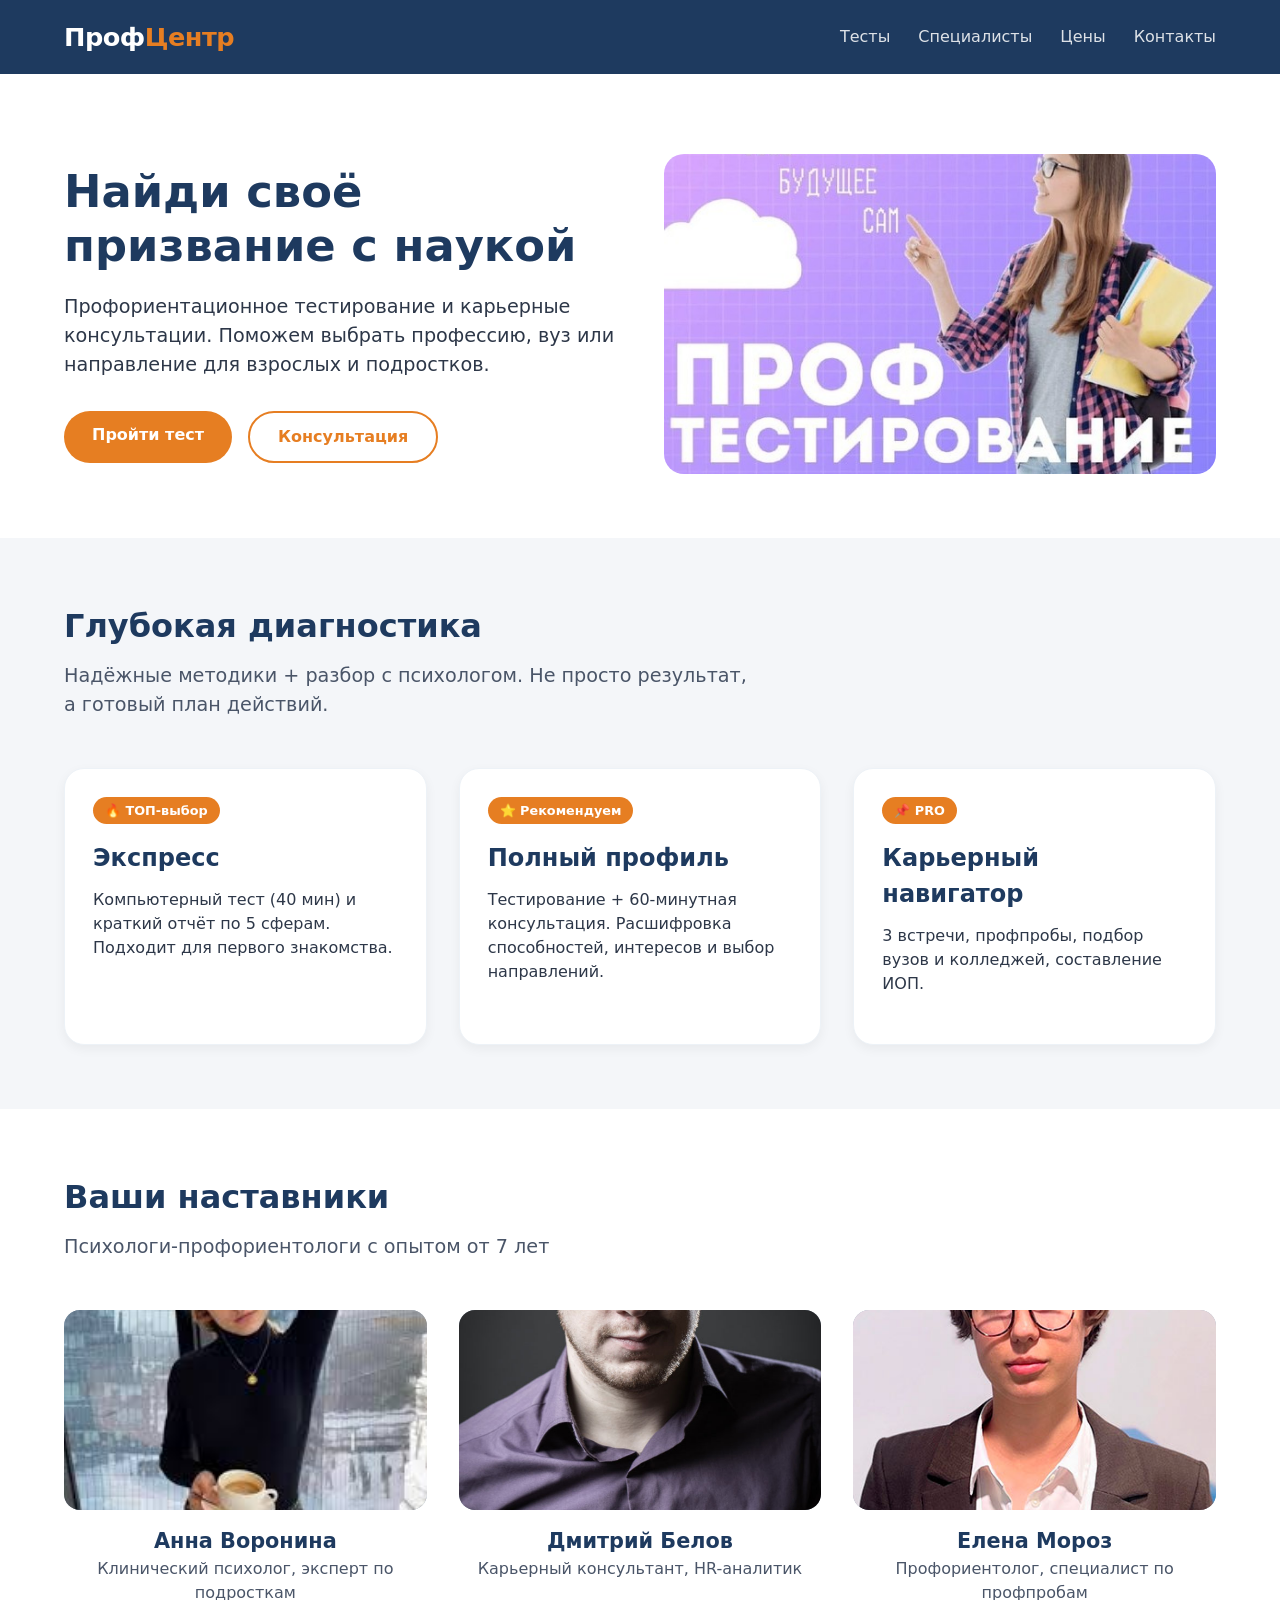
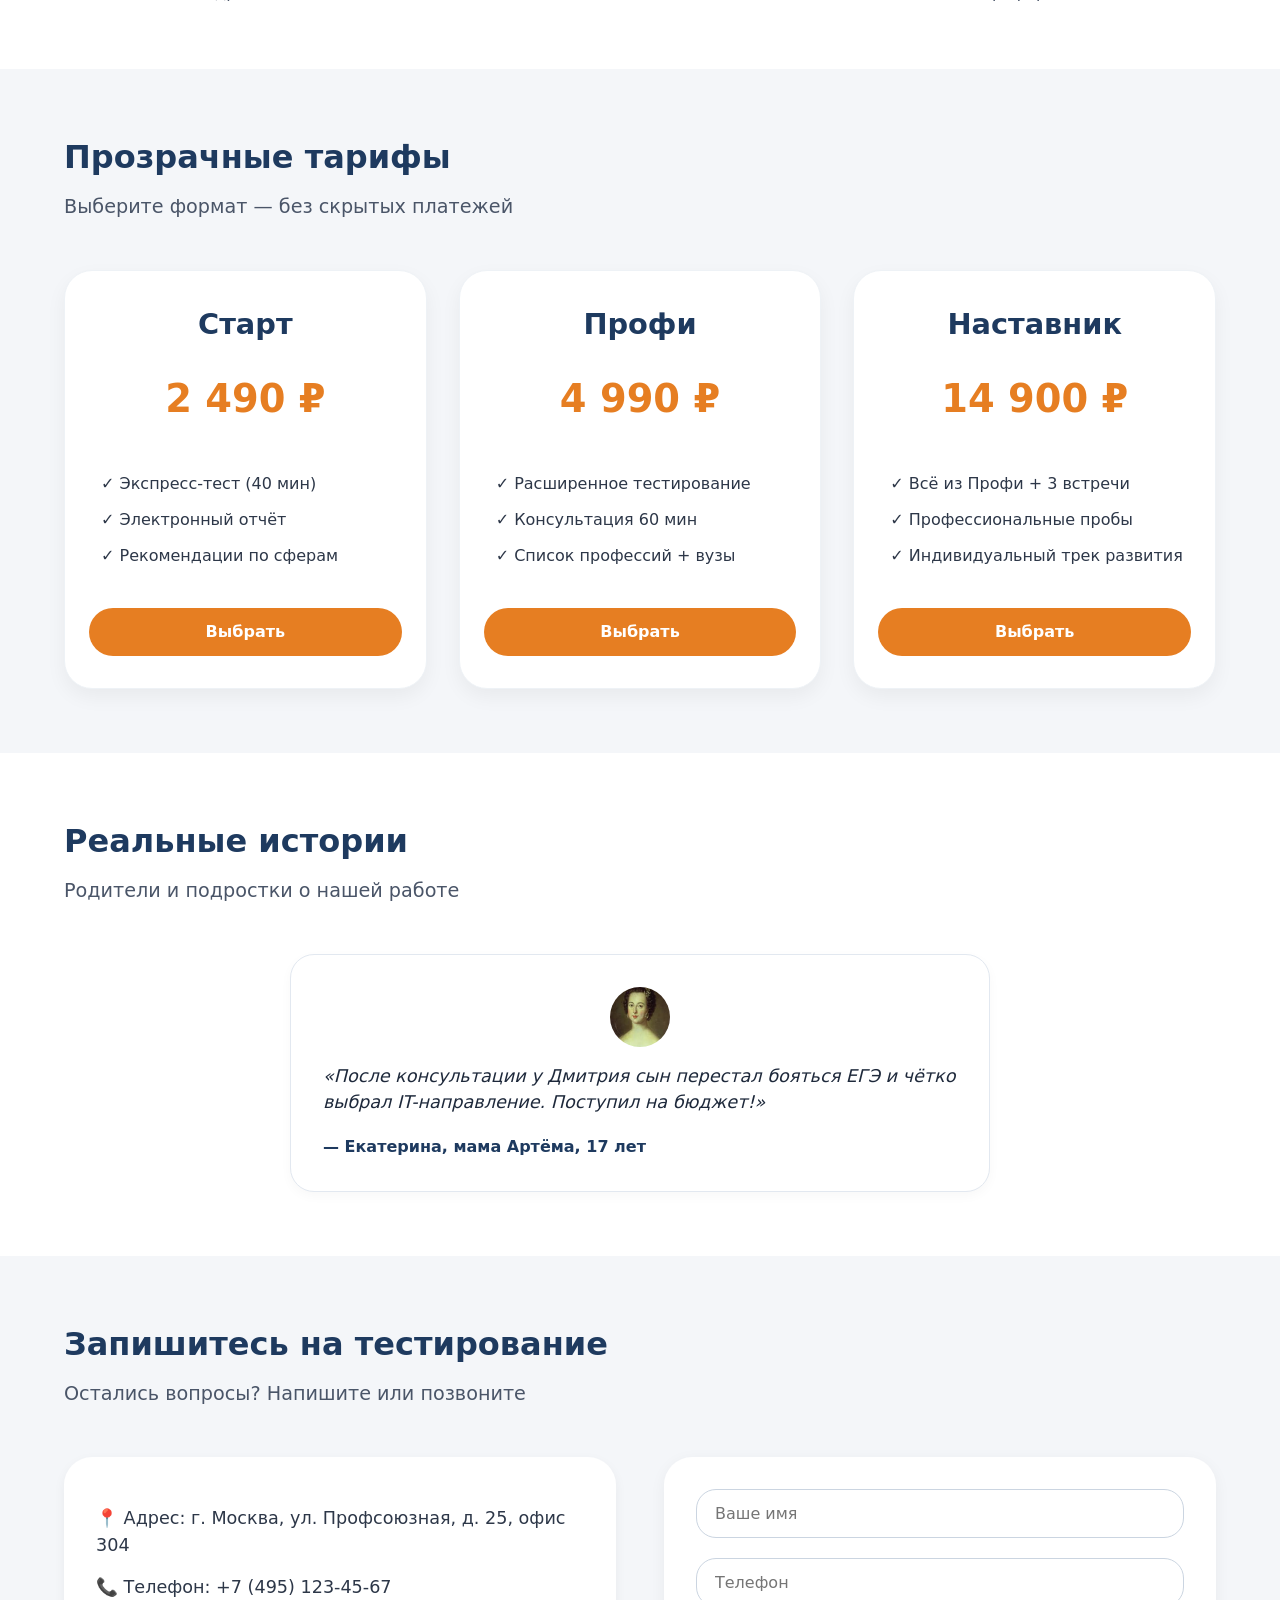
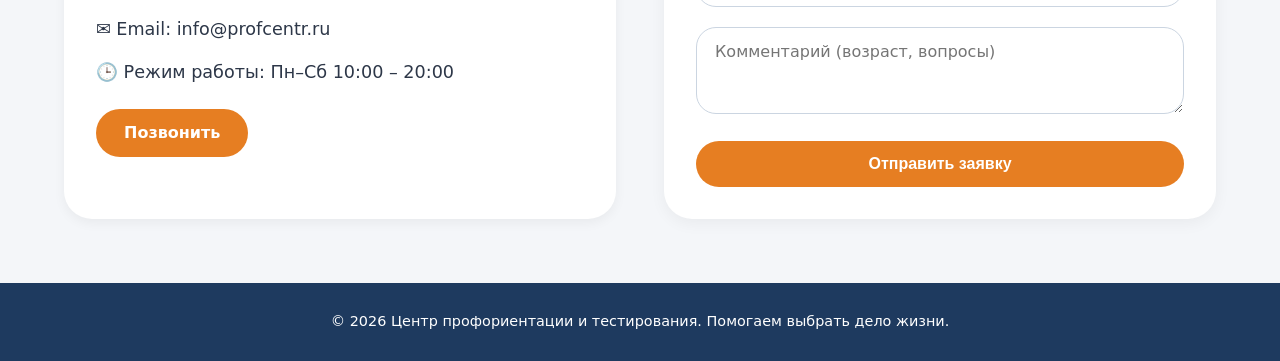
<file: index.html>
<!DOCTYPE html>
<html lang="ru">
<head>
    <meta charset="UTF-8">
    <meta name="viewport" content="width=device-width, initial-scale=1.0, user-scalable=yes">
    <title>Профориентационный центр | Тестирование и консультации</title>
    <link rel="stylesheet" href="css/main.css">
    <link rel="stylesheet" href="css/index.css">
</head>
<body>

<header>
    <div class="container header-inner">
        <div class="logo">Проф<span>Центр</span></div>
        <div class="nav-links">
            <a href="tests.html">Тесты</a>
            <a href="specialists.html">Специалисты</a>
            <a href="prices.html">Цены</a>
            <a href="contacts.html">Контакты</a>
        </div>
    </div>
</header>

<main>
    <!-- Герой -->
    <section class="hero">
        <div class="container hero-grid">
            <div class="hero-content">
                <h1>Найди своё призвание с наукой</h1>
                <p>Профориентационное тестирование и карьерные консультации. Поможем выбрать профессию, вуз или направление для взрослых и подростков.</p>
                <div class="hero-buttons">
                    <a href="#" class="btn">Пройти тест</a>
                    <a href="#" class="btn btn-outline">Консультация</a>
                </div>
            </div>
            <div class="hero-image">
                <img src="img/proftest.jpg" alt="">
            </div>
        </div>
    </section>

    <!-- Блок тестирования -->
    <section class="bg-light">
        <div class="container">
            <h2>Глубокая диагностика</h2>
            <div class="section-subtitle">Надёжные методики + разбор с психологом. Не просто результат, а готовый план действий.</div>
            <div class="cards-grid">
                <div class="test-card">
                    <div class="badge">🔥 ТОП-выбор</div>
                    <h3>Экспресс</h3>
                    <p>Компьютерный тест (40 мин) и краткий отчёт по 5 сферам. Подходит для первого знакомства.</p>
                </div>
                <div class="test-card">
                    <div class="badge">⭐ Рекомендуем</div>
                    <h3>Полный профиль</h3>
                    <p>Тестирование + 60-минутная консультация. Расшифровка способностей, интересов и выбор направлений.</p>
                </div>
                <div class="test-card">
                    <div class="badge">📌 PRO</div>
                    <h3>Карьерный навигатор</h3>
                    <p>3 встречи, профпробы, подбор вузов и колледжей, составление ИОП.</p>
                </div>
            </div>
        </div>
    </section>

    <!-- Специалисты (серые заглушки вместо фото) -->
    <section>
        <div class="container">
            <h2>Ваши наставники</h2>
            <div class="section-subtitle">Психологи-профориентологи с опытом от 7 лет</div>
            <div class="team-grid">
                <div class="team-card">
                    <div class="photo-placeholder"><img src="img/images.jpg" alt=""></div>
                    <h4>Анна Воронина</h4>
                    <p>Клинический психолог, эксперт по подросткам</p>
                </div>
                <div class="team-card">
                    <div class="photo-placeholder"><img src="img/дмитрий белов.jpg" alt=""></div>
                    <h4>Дмитрий Белов</h4>
                    <p>Карьерный консультант, HR-аналитик</p>
                </div>
                <div class="team-card">
                    <div class="photo-placeholder"><img src="img/Елена Мороз.jpg" alt=""></div>
                    <h4>Елена Мороз</h4>
                    <p>Профориентолог, специалист по профпробам</p>
                </div>
            </div>
        </div>
    </section>

    <!-- Цены и пакеты -->
    <section class="bg-light">
        <div class="container">
            <h2>Прозрачные тарифы</h2>
            <div class="section-subtitle">Выберите формат — без скрытых платежей</div>
            <div class="pricing-grid">
                <div class="price-card">
                    <h3>Старт</h3>
                    <div class="price">2 490 ₽</div>
                    <ul>
                        <li>✓ Экспресс-тест (40 мин)</li>
                        <li>✓ Электронный отчёт</li>
                        <li>✓ Рекомендации по сферам</li>
                    </ul>
                    <a href="#" class="btn">Выбрать</a>
                </div>
                <div class="price-card">
                    <h3>Профи</h3>
                    <div class="price">4 990 ₽</div>
                    <ul>
                        <li>✓ Расширенное тестирование</li>
                        <li>✓ Консультация 60 мин</li>
                        <li>✓ Список профессий + вузы</li>
                    </ul>
                    <a href="#" class="btn">Выбрать</a>
                </div>
                <div class="price-card">
                    <h3>Наставник</h3>
                    <div class="price">14 900 ₽</div>
                    <ul>
                        <li>✓ Всё из Профи + 3 встречи</li>
                        <li>✓ Профессиональные пробы</li>
                        <li>✓ Индивидуальный трек развития</li>
                    </ul>
                    <a href="#" class="btn">Выбрать</a>
                </div>
            </div>
        </div>
    </section>

    <!-- Отзыв с серой заглушкой -->
    <section>
        <div class="container">
            <h2>Реальные истории</h2>
            <div class="section-subtitle">Родители и подростки о нашей работе</div>
            <div class="review-card">
                <div class="review-photo"><img src="img/Екатерина.jpg" alt=""></div>
                <div class="review-text">«После консультации у Дмитрия сын перестал бояться ЕГЭ и чётко выбрал IT-направление. Поступил на бюджет!»</div>
                <div class="review-author">— Екатерина, мама Артёма, 17 лет</div>
            </div>
        </div>
    </section>

    <!-- Контакты + форма записи -->
    <section class="bg-light">
        <div class="container">
            <h2>Запишитесь на тестирование</h2>
            <div class="section-subtitle">Остались вопросы? Напишите или позвоните</div>
            <div class="contact-flex">
                <div class="contact-info">
                    <p>📍 Адрес: г. Москва, ул. Профсоюзная, д. 25, офис 304</p>
                    <p>📞 Телефон: +7 (495) 123-45-67</p>
                    <p>✉️ Email: info@profcentr.ru</p>
                    <p>🕒 Режим работы: Пн–Сб 10:00 – 20:00</p>
                    <div style="margin-top: 24px;">
                        <a href="#" class="btn">Позвонить</a>
                    </div>
                </div>
                <div class="contact-form">
                    <form action="#" method="post">
                        <div class="form-group">
                            <input type="text" placeholder="Ваше имя" required>
                        </div>
                        <div class="form-group">
                            <input type="tel" placeholder="Телефон" required>
                        </div>
                        <div class="form-group">
                            <textarea rows="3" placeholder="Комментарий (возраст, вопросы)"></textarea>
                        </div>
                        <button type="submit" class="btn" style="width:100%;">Отправить заявку</button>
                    </form>
                </div>
            </div>
        </div>
    </section>
</main>

<footer>
    <div class="container">
        <p>© 2026 Центр профориентации и тестирования. Помогаем выбрать дело жизни.</p>
    </div>
</footer>

<script>
  (function() {
    const cards = document.querySelectorAll('.team-card');
    if (!cards.length) return;

    const MAX_SHIFT = 40;  // максимальное смещение в пикселях (можно увеличить до 60)
    let ticking = false;

    function updateParallax() {
      const windowHeight = window.innerHeight;
      cards.forEach(card => {
        const img = card.querySelector('.photo-placeholder img');
        if (!img) return;

        const rect = card.getBoundingClientRect();
        // Позиция карточки относительно окна: верх + половина высоты
        const cardCenter = rect.top + rect.height / 2;
        const windowCenter = windowHeight / 1;
        
        // Разница: положительная, когда карточка ниже центра окна
        let diff = cardCenter - windowCenter;
        
        // Нормируем в диапазон [-1, 1], но теперь при скролле вниз diff становится положительным
        let factor = -(diff / (windowHeight / 2))*5;
        factor = Math.min(1, Math.max(-1, factor));
        
        // Движение в ту же сторону, что и скролл: положительный diff -> положительный shift
        const shift = factor * MAX_SHIFT;
        
        img.style.transform = `translateY(${shift}px)`;
      });
      ticking = false;
    }

    function requestTick() {
      if (!ticking) {
        requestAnimationFrame(updateParallax);
        ticking = true;
      }
    }

    window.addEventListener('scroll', requestTick);
    window.addEventListener('resize', requestTick);
    updateParallax(); // запуск при загрузке
  })();
</script>

</body>
</html>
</file>
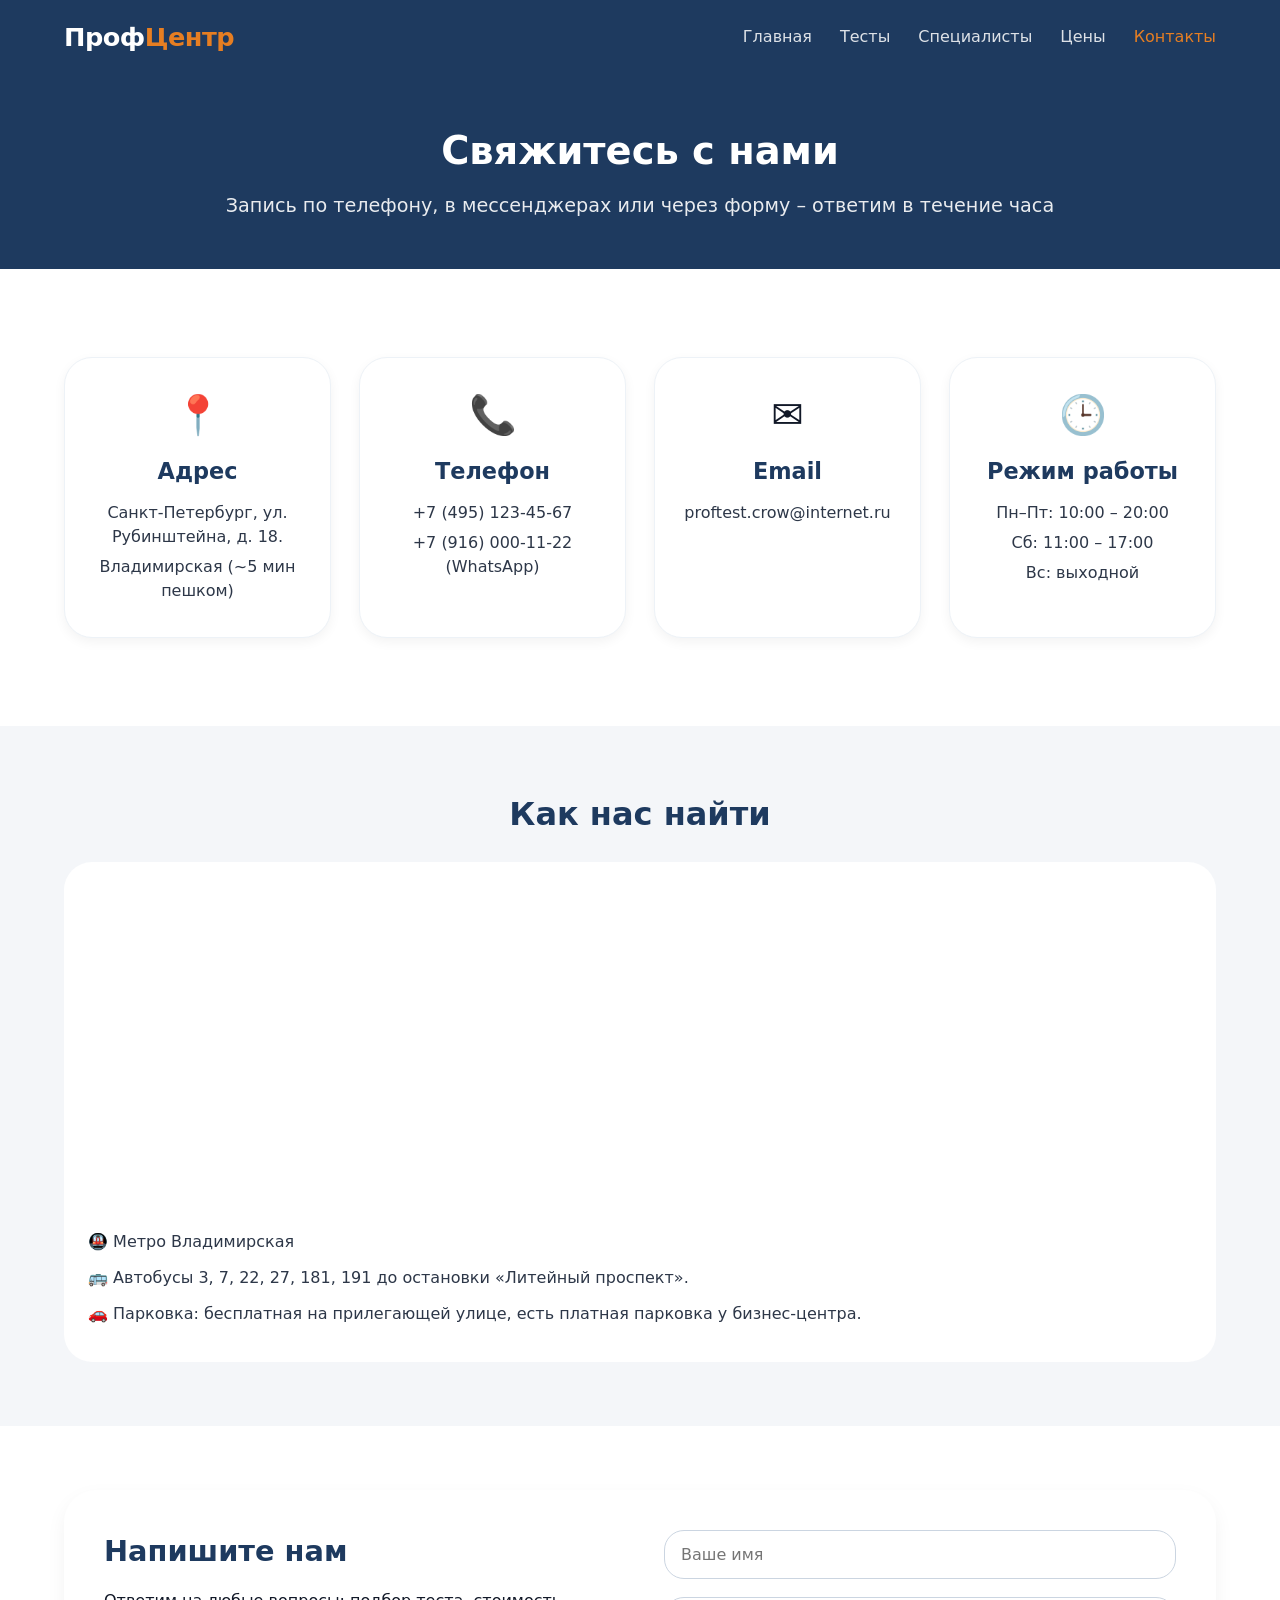
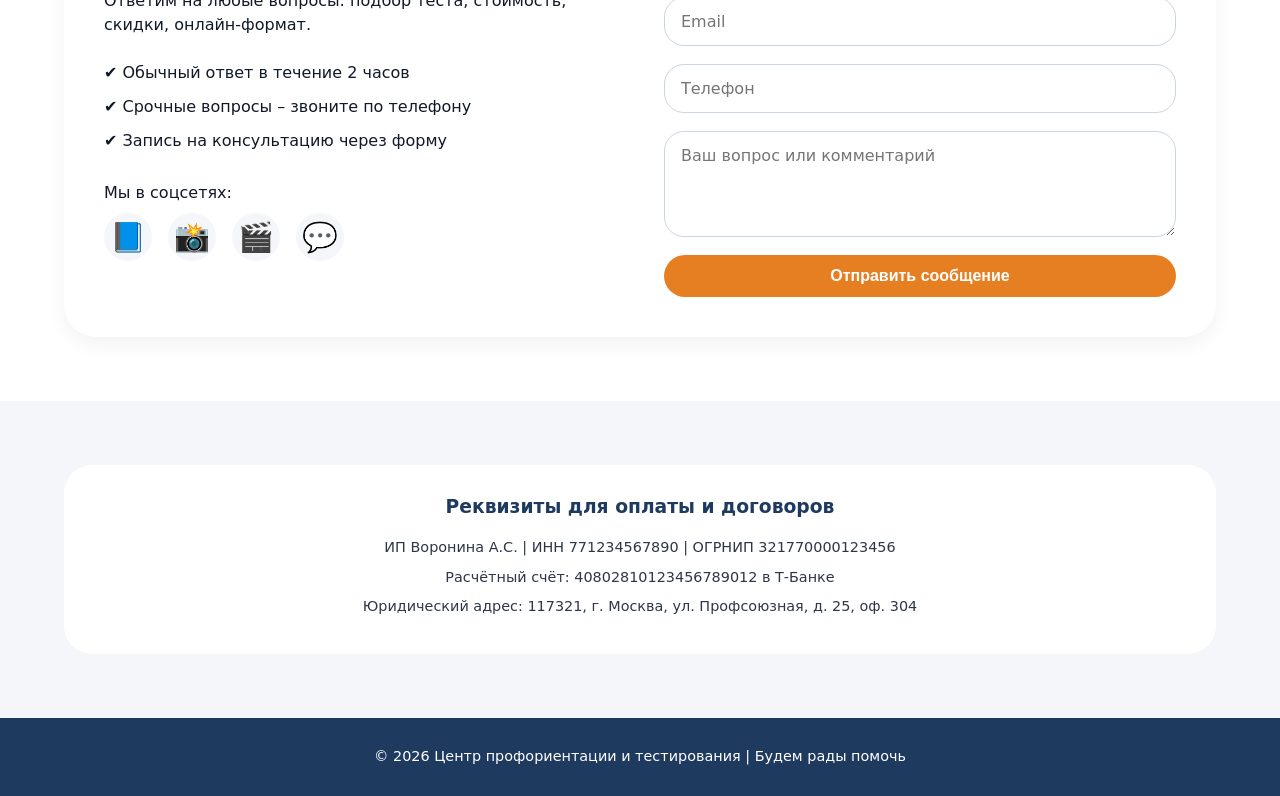
<file: contacts.html>
<!DOCTYPE html>
<html lang="ru">
<head>
    <meta charset="UTF-8">
    <meta name="viewport" content="width=device-width, initial-scale=1.0">
    <title>Контакты – Центр профориентации</title>
    <link rel="stylesheet" href="css/main.css">
    <link rel="stylesheet" href="css/contacts.css">
    <!-- Подключаем API 2ГИС -->
    <script src="https://maps.api.2gis.ru/2.0/loader.js?pkg=full"></script>
    <style>
        /* Небольшой довесок, чтобы карта вписалась в блок .map-gray */
        .map-gray {
            background: none;          /* убираем серую заливку */
            overflow: hidden;
            padding: 0;
            position: relative;
        }
        #map2gis {
            width: 100%;
            height: 100%;
            min-height: 240px;         /* чтобы карта не схлопнулась */
        }
        /* на случай, если высота .map-gray не задана жёстко – страхуем */
        .map-gray {
            height: auto;
        }
        @media (max-width: 760px) {
            #map2gis {
                min-height: 220px;
            }
        }
    </style>
</head>
<body>

<header>
    <div class="container header-inner">
        <div class="logo">Проф<span>Центр</span></div>
        <div class="nav-links">
            <a href="index.html">Главная</a>
            <a href="tests.html">Тесты</a>
            <a href="specialists.html">Специалисты</a>
            <a href="prices.html">Цены</a>
            <a href="contacts.html" class="active">Контакты</a>
        </div>
    </div>
</header>

<main>
    <!-- Заголовок страницы -->
    <section class="page-header">
        <div class="container">
            <h1>Свяжитесь с нами</h1>
            <p>Запись по телефону, в мессенджерах или через форму – ответим в течение часа</p>
        </div>
    </section>

    <!-- Контактные блоки (карточки) -->
    <section>
        <div class="container">
            <div class="contact-cards">
                <div class="contact-card">
                    <div class="contact-icon">📍</div>
                    <h3>Адрес</h3>
                    <p>Санкт-Петербург, ул. Рубинштейна, д. 18.</p>
                    <p>Владимирская (~5 мин пешком)</p>
                </div>
                <div class="contact-card">
                    <div class="contact-icon">📞</div>
                    <h3>Телефон</h3>
                    <p>+7 (495) 123-45-67</p>
                    <p>+7 (916) 000-11-22 (WhatsApp)</p>
                </div>
                <div class="contact-card">
                    <div class="contact-icon">✉️</div>
                    <h3>Email</h3>
                    <p>proftest.crow@internet.ru</p>
                </div>
                <div class="contact-card">
                    <div class="contact-icon">🕒</div>
                    <h3>Режим работы</h3>
                    <p>Пн–Пт: 10:00 – 20:00</p>
                    <p>Сб: 11:00 – 17:00</p>
                    <p>Вс: выходной</p>
                </div>
            </div>
        </div>
    </section>

    <!-- Карта 2ГИС вместо серой заглушки -->
    <section class="bg-light">
        <div class="container">
            <h2 class="text-center">Как нас найти</h2>
            <div class="map-placeholder">
                <!-- iframe от 2ГИС с меткой -->
                <iframe 
                    src="https://yandex.ru/map-widget/v1/?ll=30.343952%2C59.929619&z=17&pt=30.343952,59.929619,pm2rdm"
                    width="100%" 
                    height="300" 
                    style="border: 0; border-radius: 20px;" 
                    allowfullscreen 
                    loading="lazy">
                </iframe>
                <div class="map-desc">
                    <p>🚇 Метро Владимирская</p>
                    <p>🚌 Автобусы 3, 7, 22, 27, 181, 191 до остановки «Литейный проспект».</p>
                    <p>🚗 Парковка: бесплатная на прилегающей улице, есть платная парковка у бизнес-центра.</p>
                </div>
            </div>
        </div>
    </section>

    <!-- Форма обратной связи + быстрая запись -->
    <section>
        <div class="container">
            <div class="feedback-wrapper">
                <div class="feedback-text">
                    <h2>Напишите нам</h2>
                    <p>Ответим на любые вопросы: подбор теста, стоимость, скидки, онлайн-формат.</p>
                    <ul>
                        <li>✔️ Обычный ответ в течение 2 часов</li>
                        <li>✔️ Срочные вопросы – звоните по телефону</li>
                        <li>✔️ Запись на консультацию через форму</li>
                    </ul>
                    <div class="socials">
                        <p>Мы в соцсетях:</p>
                        <div class="social-icons">
                            <span>📘</span>
                            <span>📸</span>
                            <span>🎬</span>
                            <span>💬</span>
                        </div>
                    </div>
                </div>
                <div class="feedback-form">
                    <form action="#" method="post">
                        <input type="text" placeholder="Ваше имя" required>
                        <input type="email" placeholder="Email" required>
                        <input type="tel" placeholder="Телефон">
                        <textarea rows="4" placeholder="Ваш вопрос или комментарий"></textarea>
                        <button type="submit" class="btn">Отправить сообщение</button>
                    </form>
                </div>
            </div>
        </div>
    </section>

    <!-- Реквизиты организации (опционально) -->
    <section class="bg-light">
        <div class="container">
            <div class="requisites">
                <h3>Реквизиты для оплаты и договоров</h3>
                <p>ИП Воронина А.С. | ИНН 771234567890 | ОГРНИП 321770000123456</p>
                <p>Расчётный счёт: 40802810123456789012 в Т-Банке</p>
                <p>Юридический адрес: 117321, г. Москва, ул. Профсоюзная, д. 25, оф. 304</p>
            </div>
        </div>
    </section>
</main>

<footer>
    <div class="container">
        <p>© 2026 Центр профориентации и тестирования | Будем рады помочь</p>
    </div>
</footer>

<script>
    // Ждём полной загрузки API 2ГИС и DOM
    DG.then(function () {
        // Координаты центра (ул. Рубинштейна, 18)
        var center = [59.929619, 30.343952];
        // Создаём карту в контейнере .map-gray (по id)
        var map = DG.map('map2gis-container', {
            center: center,
            zoom: 17,
            // Убираем лишние элементы управления, оставляем только зум и масштаб
            controls: ['zoomControl']
        });
        // Добавляем маркер
        DG.marker(center).addTo(map).bindPopup('Центр профориентации<br>ул. Рубинштейна, 18');
    });
</script>
</body>
</html>
</file>
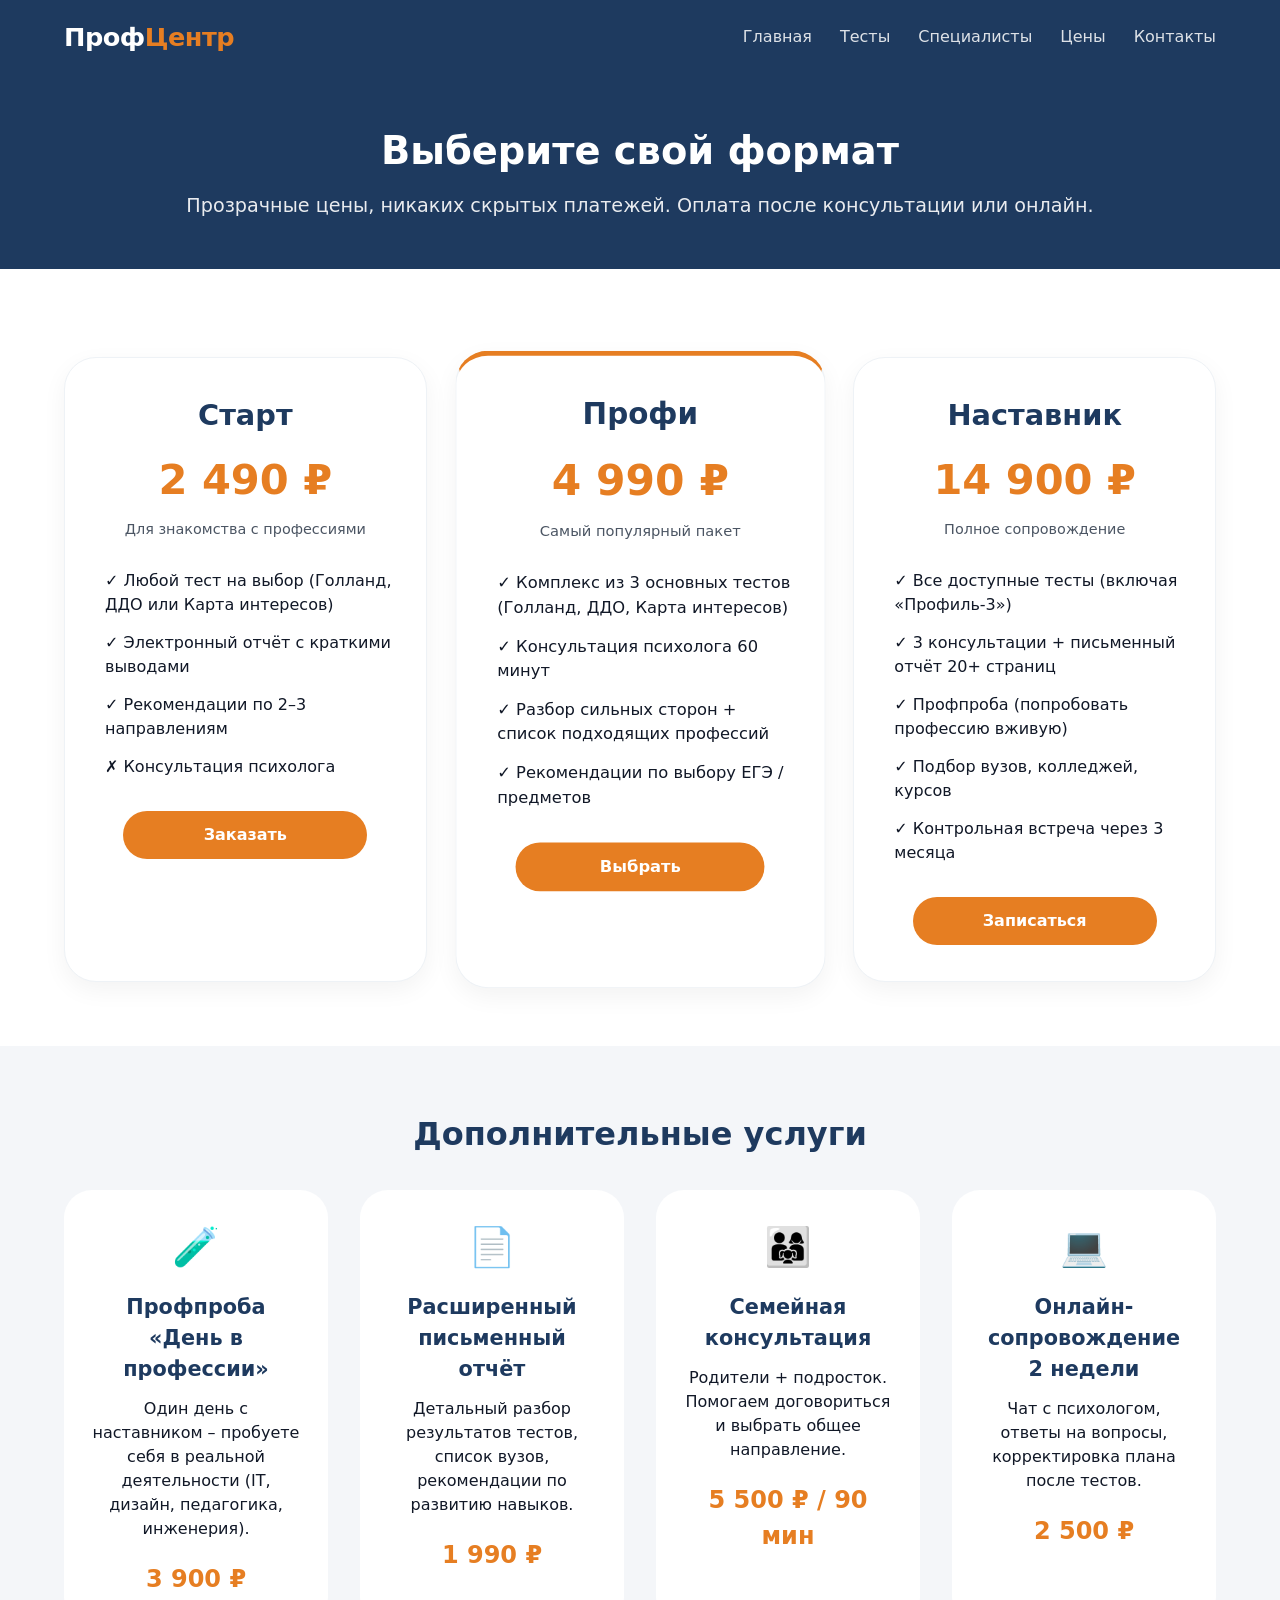
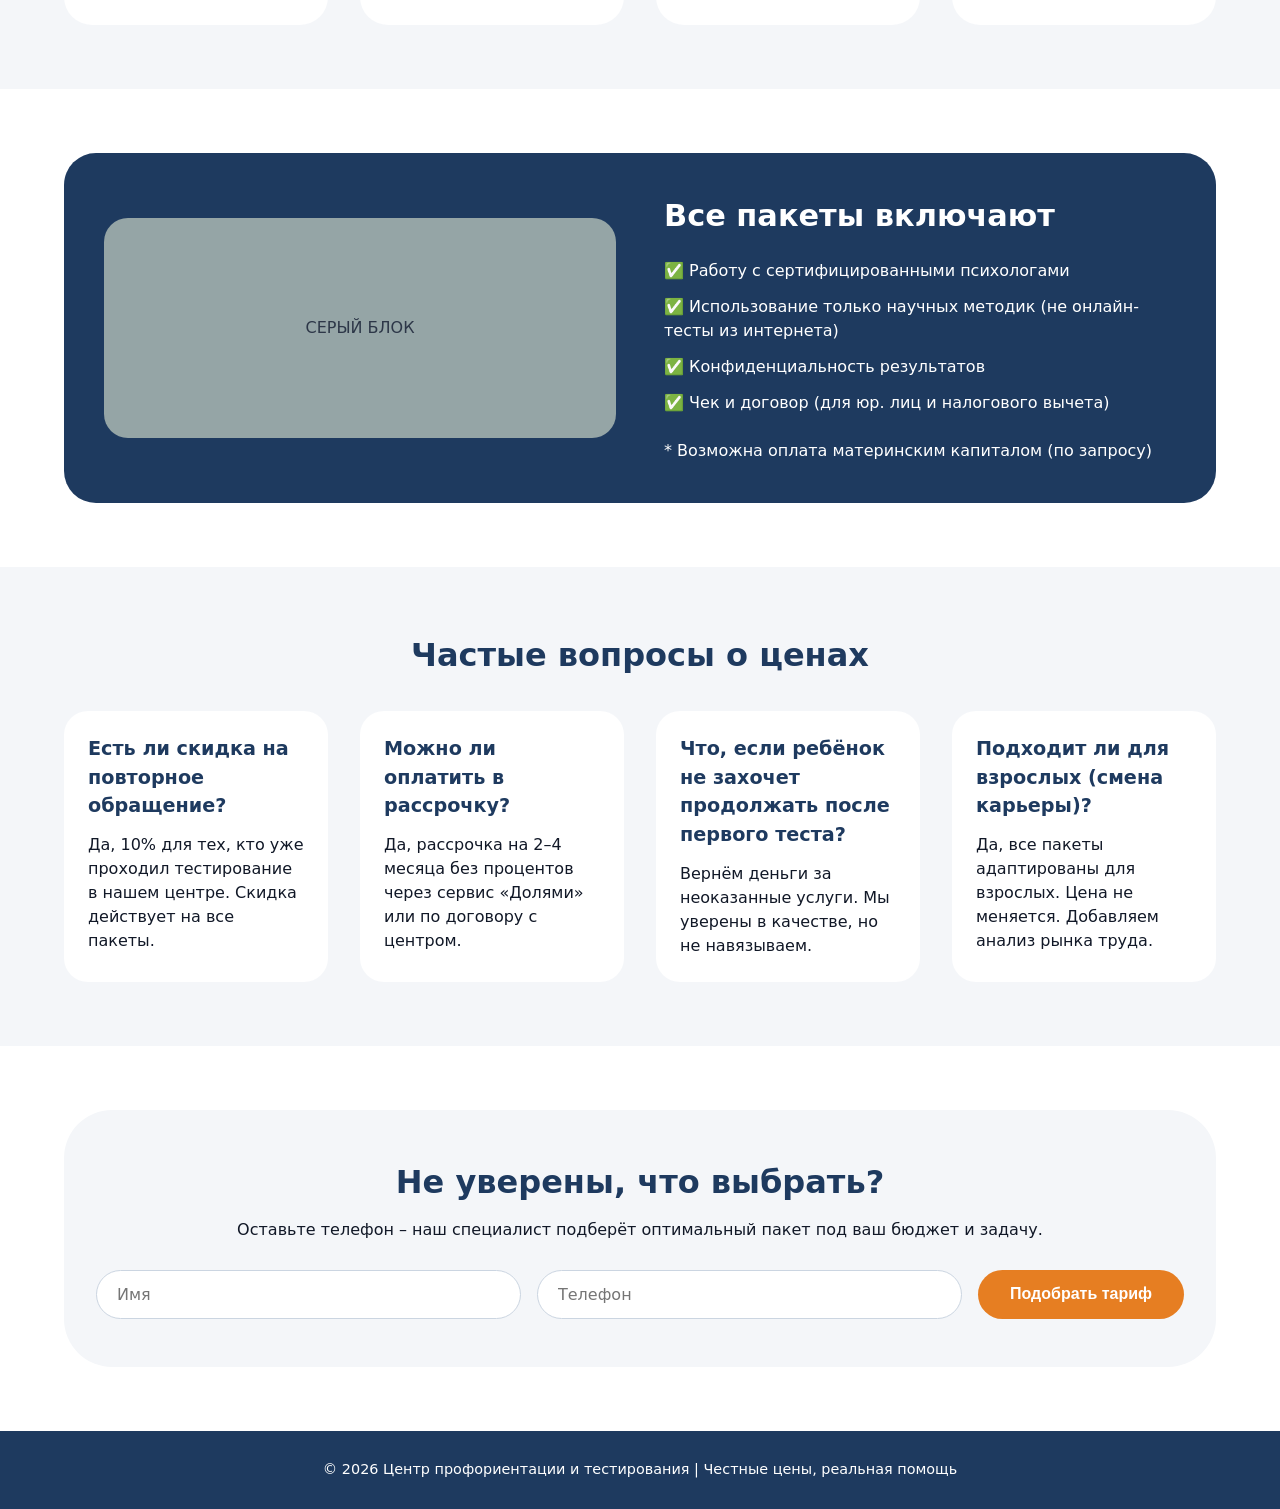
<file: prices.html>
<!DOCTYPE html>
<html lang="ru">
<head>
    <meta charset="UTF-8">
    <meta name="viewport" content="width=device-width, initial-scale=1.0">
    <title>Цены и пакеты – Центр профориентации</title>
    <link rel="stylesheet" href="css/main.css">
    <link rel="stylesheet" href="css/prices.css">
</head>
<body>

<header>
    <div class="container header-inner">
        <div class="logo">Проф<span>Центр</span></div>
        <div class="nav-links">
            <a href="index.html">Главная</a>
            <a href="tests.html">Тесты</a>
            <a href="specialists.html">Специалисты</a>
            <a href="#">Цены</a>
            <a href="contacts.html">Контакты</a>
        </div>
    </div>
</header>

<main>
    <!-- Заголовок страницы -->
    <section class="page-header">
        <div class="container">
            <h1>Выберите свой формат</h1>
            <p>Прозрачные цены, никаких скрытых платежей. Оплата после консультации или онлайн.</p>
        </div>
    </section>

    <!-- Базовые пакеты (3 варианта) -->
    <section>
        <div class="container">
            <div class="pricing-grid-full">
                <div class="price-card-big">
                    <div class="price-category">Старт</div>
                    <div class="price-value">2 490 ₽</div>
                    <div class="price-desc">Для знакомства с профессиями</div>
                    <ul>
                        <li>✓ Любой тест на выбор (Голланд, ДДО или Карта интересов)</li>
                        <li>✓ Электронный отчёт с краткими выводами</li>
                        <li>✓ Рекомендации по 2–3 направлениям</li>
                        <li>✗ Консультация психолога</li>
                    </ul>
                    <a href="#" class="btn">Заказать</a>
                </div>

                <div class="price-card-big featured">
                    <div class="price-category">Профи</div>
                    <div class="price-value">4 990 ₽</div>
                    <div class="price-desc">Самый популярный пакет</div>
                    <ul>
                        <li>✓ Комплекс из 3 основных тестов (Голланд, ДДО, Карта интересов)</li>
                        <li>✓ Консультация психолога 60 минут</li>
                        <li>✓ Разбор сильных сторон + список подходящих профессий</li>
                        <li>✓ Рекомендации по выбору ЕГЭ / предметов</li>
                    </ul>
                    <a href="#" class="btn">Выбрать</a>
                </div>

                <div class="price-card-big">
                    <div class="price-category">Наставник</div>
                    <div class="price-value">14 900 ₽</div>
                    <div class="price-desc">Полное сопровождение</div>
                    <ul>
                        <li>✓ Все доступные тесты (включая «Профиль‑3»)</li>
                        <li>✓ 3 консультации + письменный отчёт 20+ страниц</li>
                        <li>✓ Профпроба (попробовать профессию вживую)</li>
                        <li>✓ Подбор вузов, колледжей, курсов</li>
                        <li>✓ Контрольная встреча через 3 месяца</li>
                    </ul>
                    <a href="#" class="btn">Записаться</a>
                </div>
            </div>
        </div>
    </section>

    <!-- Дополнительные услуги (по отдельности) -->
    <section class="bg-light">
        <div class="container">
            <h2 class="text-center">Дополнительные услуги</h2>
            <div class="extras-grid">
                <div class="extra-item">
                    <div class="extra-icon">🧪</div>
                    <h3>Профпроба «День в профессии»</h3>
                    <p>Один день с наставником – пробуете себя в реальной деятельности (IT, дизайн, педагогика, инженерия).</p>
                    <div class="extra-price">3 900 ₽</div>
                </div>
                <div class="extra-item">
                    <div class="extra-icon">📄</div>
                    <h3>Расширенный письменный отчёт</h3>
                    <p>Детальный разбор результатов тестов, список вузов, рекомендации по развитию навыков.</p>
                    <div class="extra-price">1 990 ₽</div>
                </div>
                <div class="extra-item">
                    <div class="extra-icon">👨‍👩‍👧</div>
                    <h3>Семейная консультация</h3>
                    <p>Родители + подросток. Помогаем договориться и выбрать общее направление.</p>
                    <div class="extra-price">5 500 ₽ / 90 мин</div>
                </div>
                <div class="extra-item">
                    <div class="extra-icon">💻</div>
                    <h3>Онлайн-сопровождение 2 недели</h3>
                    <p>Чат с психологом, ответы на вопросы, корректировка плана после тестов.</p>
                    <div class="extra-price">2 500 ₽</div>
                </div>
            </div>
        </div>
    </section>

    <!-- Блок "Что входит в стоимость" (акценты) -->
    <section>
        <div class="container">
            <div class="included-block">
                <div class="included-image">СЕРЫЙ БЛОК</div>
                <div class="included-text">
                    <h2>Все пакеты включают</h2>
                    <ul>
                        <li>✅ Работу с сертифицированными психологами</li>
                        <li>✅ Использование только научных методик (не онлайн-тесты из интернета)</li>
                        <li>✅ Конфиденциальность результатов</li>
                        <li>✅ Чек и договор (для юр. лиц и налогового вычета)</li>
                    </ul>
                    <p style="margin-top: 24px;">* Возможна оплата материнским капиталом (по запросу)</p>
                </div>
            </div>
        </div>
    </section>

    <!-- Часто задаваемые вопросы (цены) -->
    <section class="bg-light">
        <div class="container">
            <h2 class="text-center">Частые вопросы о ценах</h2>
            <div class="faq-grid">
                <div class="faq-item">
                    <h3>Есть ли скидка на повторное обращение?</h3>
                    <p>Да, 10% для тех, кто уже проходил тестирование в нашем центре. Скидка действует на все пакеты.</p>
                </div>
                <div class="faq-item">
                    <h3>Можно ли оплатить в рассрочку?</h3>
                    <p>Да, рассрочка на 2–4 месяца без процентов через сервис «Долями» или по договору с центром.</p>
                </div>
                <div class="faq-item">
                    <h3>Что, если ребёнок не захочет продолжать после первого теста?</h3>
                    <p>Вернём деньги за неоказанные услуги. Мы уверены в качестве, но не навязываем.</p>
                </div>
                <div class="faq-item">
                    <h3>Подходит ли для взрослых (смена карьеры)?</h3>
                    <p>Да, все пакеты адаптированы для взрослых. Цена не меняется. Добавляем анализ рынка труда.</p>
                </div>
            </div>
        </div>
    </section>

    <!-- Форма расчёта стоимости или заявка -->
    <section>
        <div class="container">
            <div class="callback-price">
                <h2>Не уверены, что выбрать?</h2>
                <p>Оставьте телефон – наш специалист подберёт оптимальный пакет под ваш бюджет и задачу.</p>
                <form class="simple-form inline-form">
                    <input type="text" placeholder="Имя">
                    <input type="tel" placeholder="Телефон">
                    <button type="submit" class="btn">Подобрать тариф</button>
                </form>
            </div>
        </div>
    </section>
</main>

<footer>
    <div class="container">
        <p>© 2026 Центр профориентации и тестирования | Честные цены, реальная помощь</p>
    </div>
</footer>

</body>
</html>
</file>
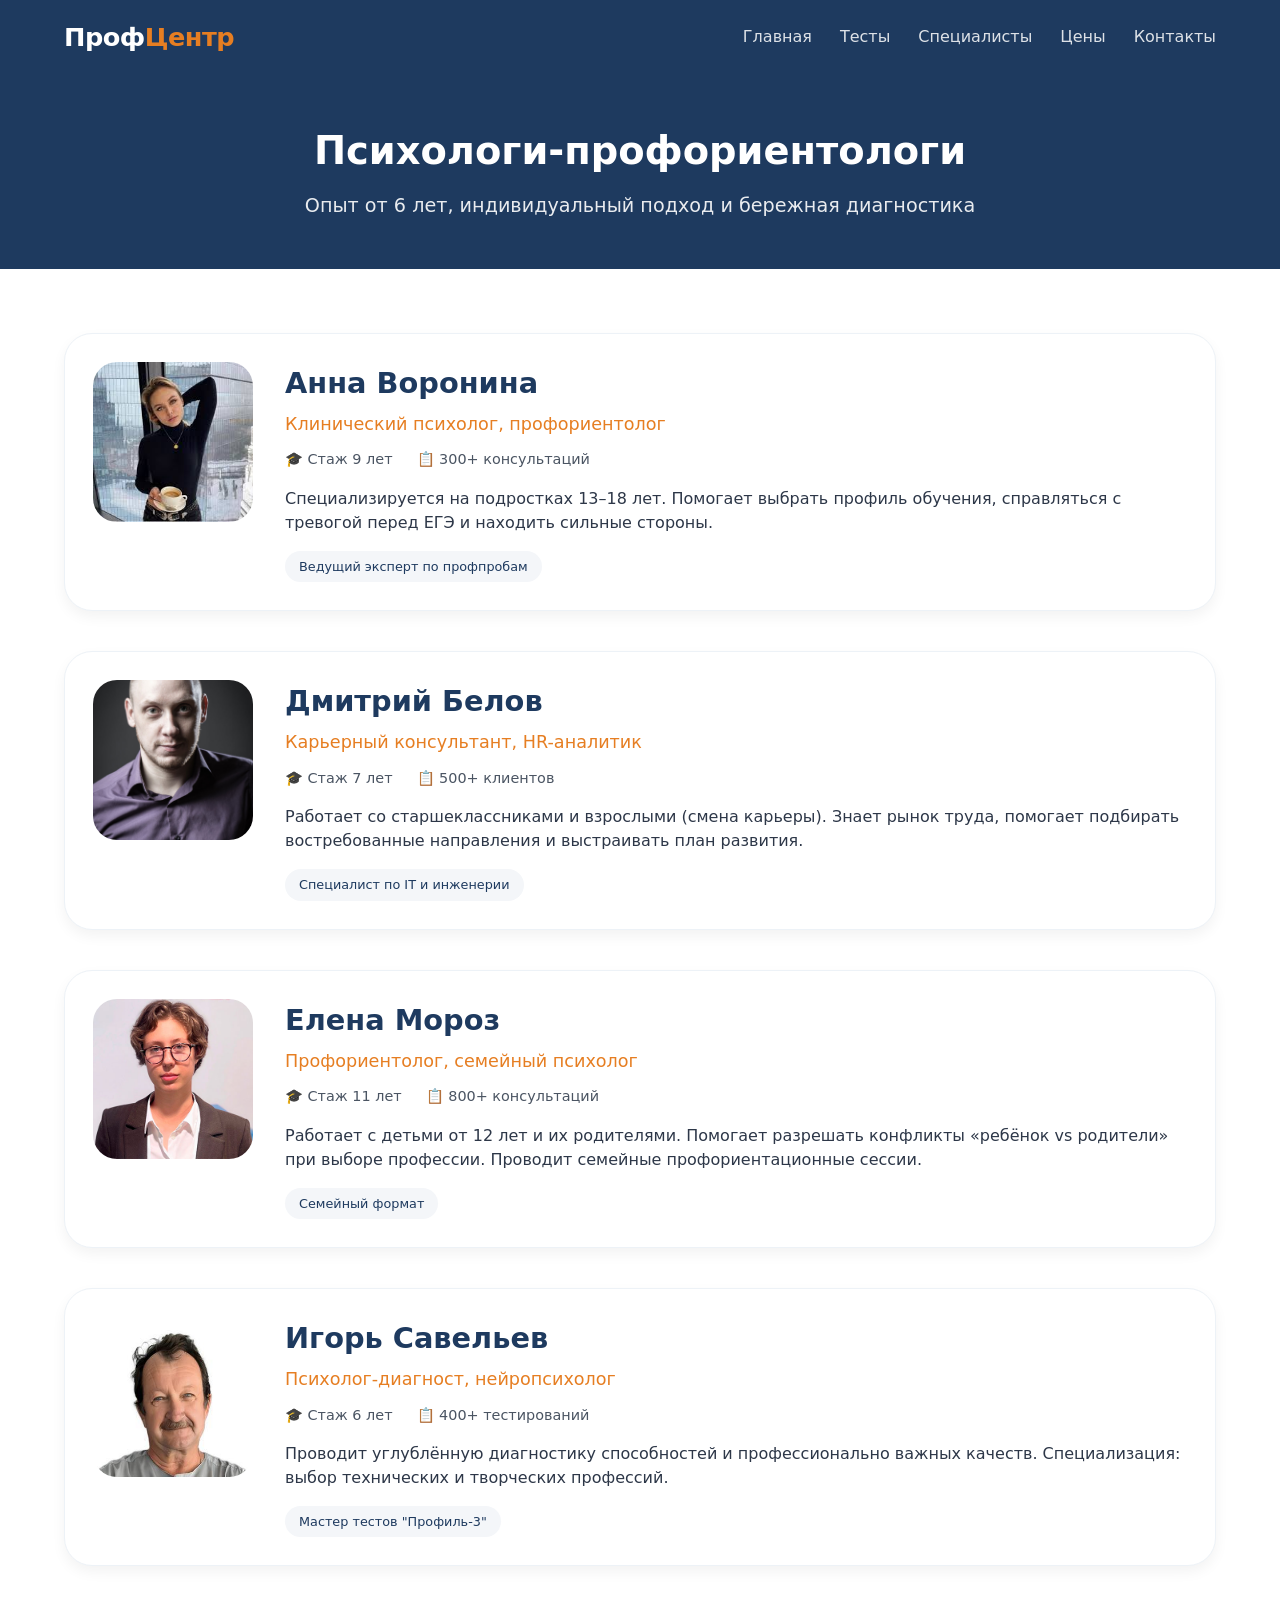
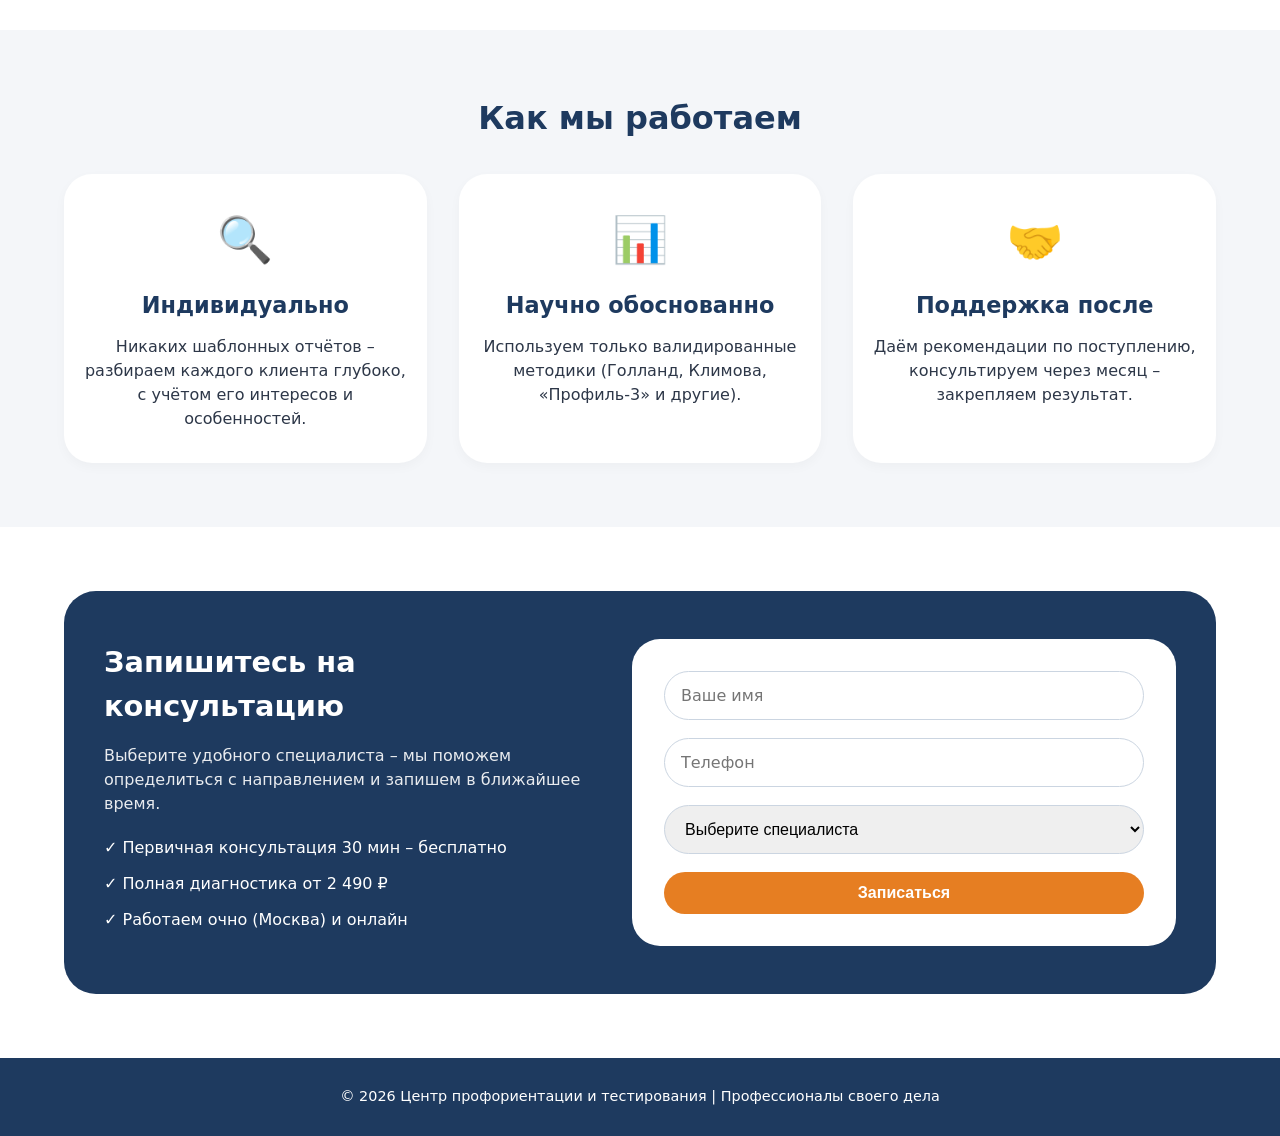
<file: specialists.html>
<!DOCTYPE html>
<html lang="ru">
<head>
    <meta charset="UTF-8">
    <meta name="viewport" content="width=device-width, initial-scale=1.0">
    <title>Наши специалисты – Центр профориентации</title>
    <link rel="stylesheet" href="css/main.css">
    <link rel="stylesheet" href="css/specialists.css">
</head>
<body>

<header>
    <div class="container header-inner">
        <div class="logo">Проф<span>Центр</span></div>
        <div class="nav-links">
            <a href="index.html">Главная</a>
            <a href="tests.html">Тесты</a>
            <a href="#">Специалисты</a>
            <a href="prices.html">Цены</a>
            <a href="contacts.html">Контакты</a>
        </div>
    </div>
</header>

<main>
    <!-- Заголовок страницы -->
    <section class="page-header">
        <div class="container">
            <h1>Психологи-профориентологи</h1>
            <p>Опыт от 6 лет, индивидуальный подход и бережная диагностика</p>
        </div>
    </section>

    <!-- Команда (карточки специалистов) -->
    <section class="team-section">
        <div class="container">
            <div class="team-grid-large">
                <!-- Специалист 1 -->
                <div class="specialist-card">
                    <div class="specialist-photo"><img src="img/images.jpg" alt=""></div>
                    <div class="specialist-info">
                        <h3>Анна Воронина</h3>
                        <p class="specialist-title">Клинический психолог, профориентолог</p>
                        <div class="specialist-details">
                            <span>🎓 Стаж 9 лет</span>
                            <span>📋 300+ консультаций</span>
                        </div>
                        <p class="specialist-desc">Специализируется на подростках 13–18 лет. Помогает выбрать профиль обучения, справляться с тревогой перед ЕГЭ и находить сильные стороны.</p>
                        <div class="specialist-badge">Ведущий эксперт по профпробам</div>
                    </div>
                </div>

                <!-- Специалист 2 -->
                <div class="specialist-card">
                    <div class="specialist-photo"><img src="img/дмитрий белов.jpg" alt=""></div>
                    <div class="specialist-info">
                        <h3>Дмитрий Белов</h3>
                        <p class="specialist-title">Карьерный консультант, HR-аналитик</p>
                        <div class="specialist-details">
                            <span>🎓 Стаж 7 лет</span>
                            <span>📋 500+ клиентов</span>
                        </div>
                        <p class="specialist-desc">Работает со старшеклассниками и взрослыми (смена карьеры). Знает рынок труда, помогает подбирать востребованные направления и выстраивать план развития.</p>
                        <div class="specialist-badge">Специалист по IT и инженерии</div>
                    </div>
                </div>

                <!-- Специалист 3 -->
                <div class="specialist-card">
                    <div class="specialist-photo"><img src="img/Елена Мороз.jpg" alt=""></div>
                    <div class="specialist-info">
                        <h3>Елена Мороз</h3>
                        <p class="specialist-title">Профориентолог, семейный психолог</p>
                        <div class="specialist-details">
                            <span>🎓 Стаж 11 лет</span>
                            <span>📋 800+ консультаций</span>
                        </div>
                        <p class="specialist-desc">Работает с детьми от 12 лет и их родителями. Помогает разрешать конфликты «ребёнок vs родители» при выборе профессии. Проводит семейные профориентационные сессии.</p>
                        <div class="specialist-badge">Семейный формат</div>
                    </div>
                </div>

                <!-- Специалист 4 -->
                <div class="specialist-card">
                    <div class="specialist-photo"><img src="img/Игорь Савельев.jpg" alt=""></div>
                    <div class="specialist-info">
                        <h3>Игорь Савельев</h3>
                        <p class="specialist-title">Психолог-диагност, нейропсихолог</p>
                        <div class="specialist-details">
                            <span>🎓 Стаж 6 лет</span>
                            <span>📋 400+ тестирований</span>
                        </div>
                        <p class="specialist-desc">Проводит углублённую диагностику способностей и профессионально важных качеств. Специализация: выбор технических и творческих профессий.</p>
                        <div class="specialist-badge">Мастер тестов "Профиль-3"</div>
                    </div>
                </div>
            </div>
        </div>
    </section>

    <!-- Принципы работы -->
    <section class="bg-light">
        <div class="container">
            <h2 class="text-center">Как мы работаем</h2>
            <div class="values-list">
                <div class="value-item">
                    <div class="value-icon">🔍</div>
                    <h3>Индивидуально</h3>
                    <p>Никаких шаблонных отчётов – разбираем каждого клиента глубоко, с учётом его интересов и особенностей.</p>
                </div>
                <div class="value-item">
                    <div class="value-icon">📊</div>
                    <h3>Научно обоснованно</h3>
                    <p>Используем только валидированные методики (Голланд, Климова, «Профиль-3» и другие).</p>
                </div>
                <div class="value-item">
                    <div class="value-icon">🤝</div>
                    <h3>Поддержка после</h3>
                    <p>Даём рекомендации по поступлению, консультируем через месяц – закрепляем результат.</p>
                </div>
            </div>
        </div>
    </section>

    <!-- Запись к специалисту -->
    <section>
        <div class="container">
            <div class="appointment-card">
                <div class="appointment-text">
                    <h2>Запишитесь на консультацию</h2>
                    <p>Выберите удобного специалиста – мы поможем определиться с направлением и запишем в ближайшее время.</p>
                    <ul>
                        <li>✓ Первичная консультация 30 мин – бесплатно</li>
                        <li>✓ Полная диагностика от 2 490 ₽</li>
                        <li>✓ Работаем очно (Москва) и онлайн</li>
                    </ul>
                </div>
                <div class="appointment-form">
                    <form>
                        <input type="text" placeholder="Ваше имя" required>
                        <input type="tel" placeholder="Телефон" required>
                        <select>
                            <option>Выберите специалиста</option>
                            <option>Анна Воронина</option>
                            <option>Дмитрий Белов</option>
                            <option>Елена Мороз</option>
                            <option>Игорь Савельев</option>
                        </select>
                        <button type="submit" class="btn">Записаться</button>
                    </form>
                </div>
            </div>
        </div>
    </section>
</main>

<footer>
    <div class="container">
        <p>© 2026 Центр профориентации и тестирования | Профессионалы своего дела</p>
    </div>
</footer>

</body>
</html>
</file>
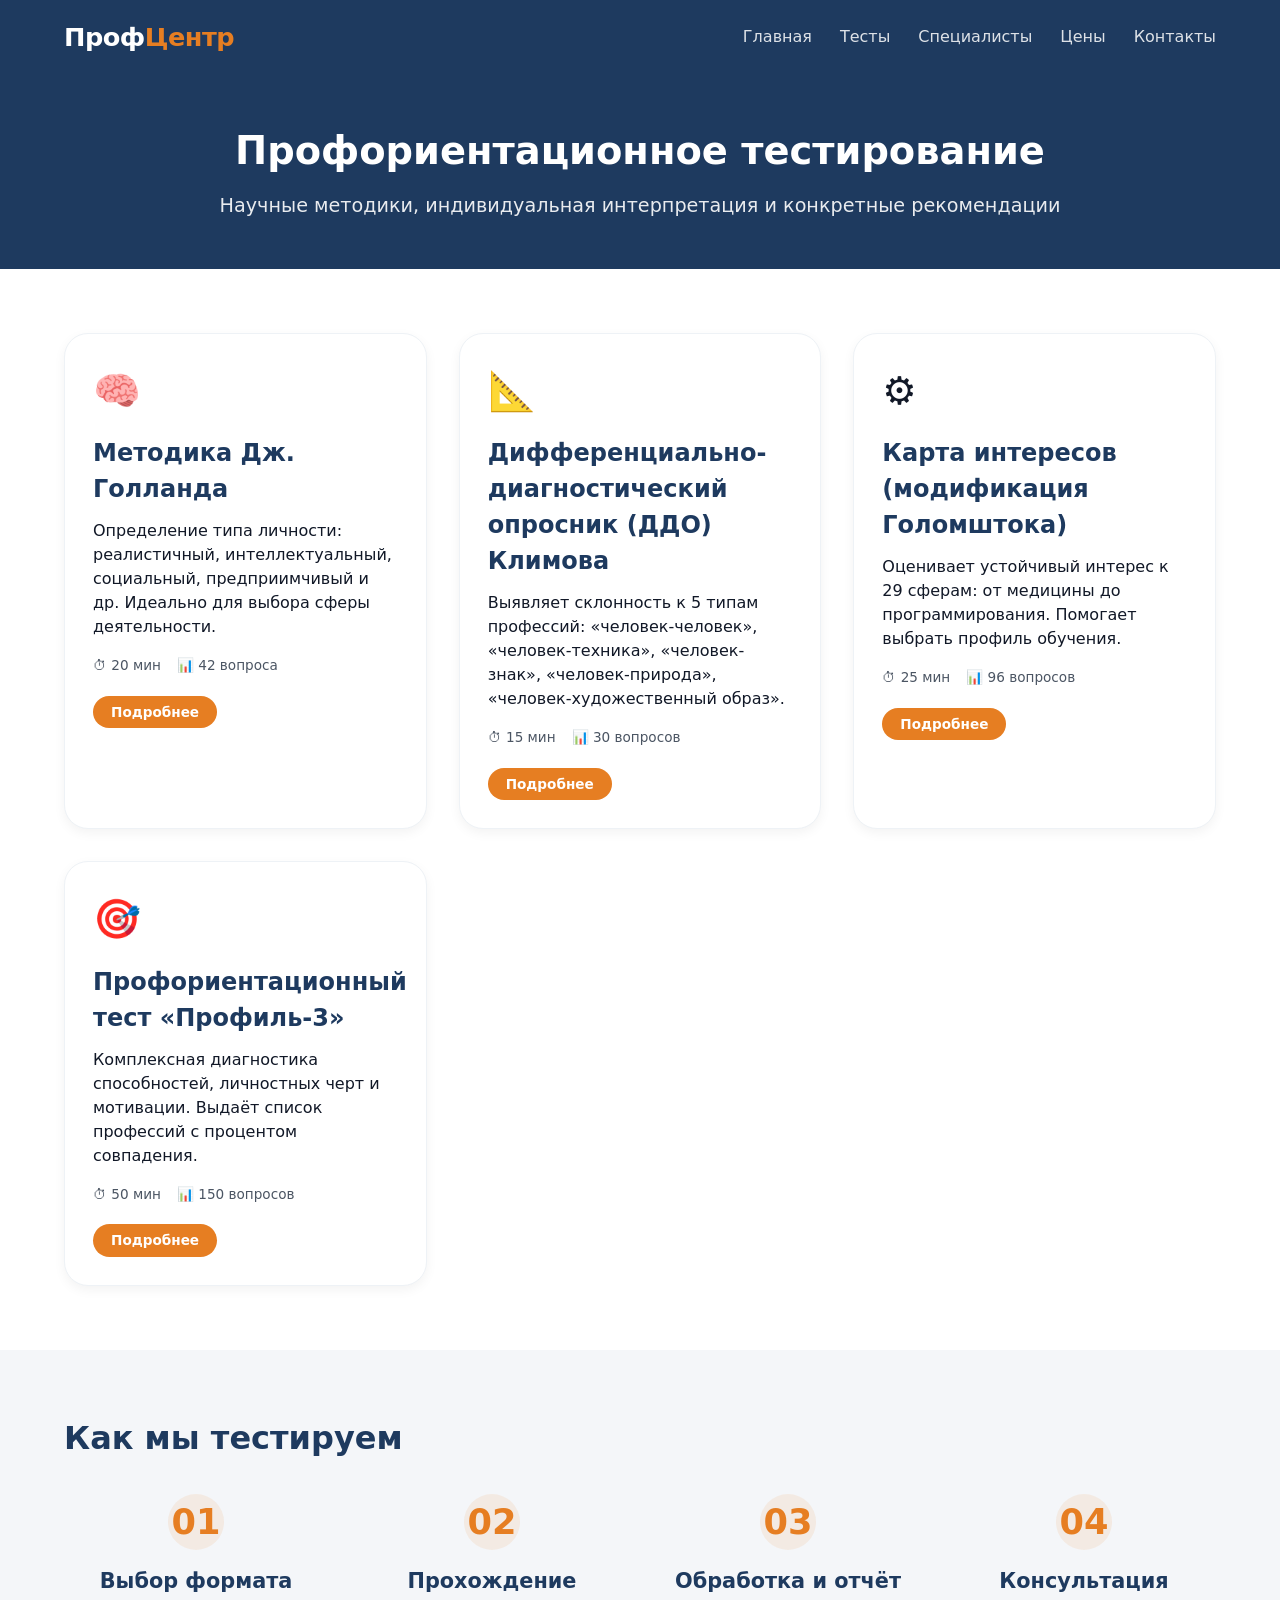
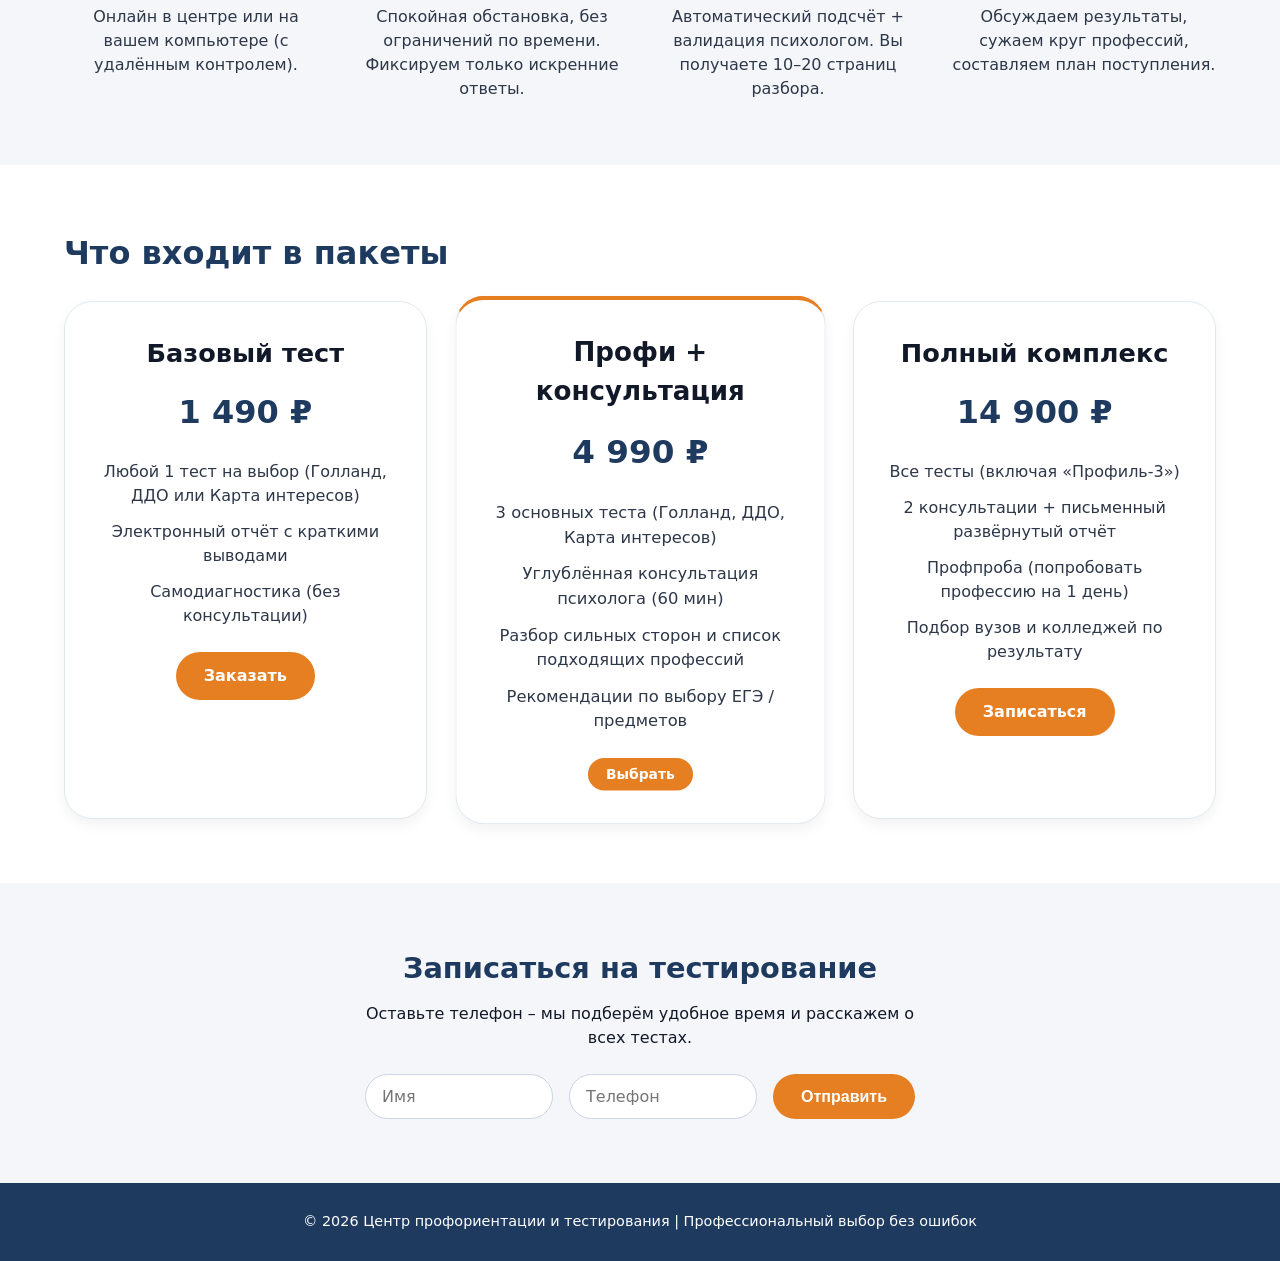
<file: tests.html>
<!DOCTYPE html>
<html lang="ru">
<head>
    <meta charset="UTF-8">
    <meta name="viewport" content="width=device-width, initial-scale=1.0">
    <title>Тестирование – Центр профориентации</title>
    <link rel="stylesheet" href="css/main.css">
    <link rel="stylesheet" href="css/tests.css">
</head>
<body>

<header>
    <div class="container header-inner">
        <div class="logo">Проф<span>Центр</span></div>
        <div class="nav-links">
            <a href="index.html">Главная</a>
            <a href="#">Тесты</a>
            <a href="specialists.html">Специалисты</a>
            <a href="prices.html">Цены</a>
            <a href="contacts.html">Контакты</a>
        </div>
    </div>
</header>

<main>
    <!-- Заголовок страницы -->
    <section class="page-header">
        <div class="container">
            <h1>Профориентационное тестирование</h1>
            <p>Научные методики, индивидуальная интерпретация и конкретные рекомендации</p>
        </div>
    </section>

    <!-- Блок всех тестов (карточки) -->
    <section class="tests-catalog">
        <div class="container">
            <div class="tests-grid">
                <!-- Тест 1 -->
                <div class="test-fullcard">
                    <div class="test-icon">🧠</div>
                    <h3>Методика Дж. Голланда</h3>
                    <p>Определение типа личности: реалистичный, интеллектуальный, социальный, предприимчивый и др. Идеально для выбора сферы деятельности.</p>
                    <div class="test-meta">
                        <span>⏱ 20 мин</span>
                        <span>📊 42 вопроса</span>
                    </div>
                    <a href="#" class="btn btn-small">Подробнее</a>
                </div>

                <!-- Тест 2 -->
                <div class="test-fullcard">
                    <div class="test-icon">📐</div>
                    <h3>Дифференциально-диагностический опросник (ДДО) Климова</h3>
                    <p>Выявляет склонность к 5 типам профессий: «человек-человек», «человек-техника», «человек-знак», «человек-природа», «человек-художественный образ».</p>
                    <div class="test-meta">
                        <span>⏱ 15 мин</span>
                        <span>📊 30 вопросов</span>
                    </div>
                    <a href="#" class="btn btn-small">Подробнее</a>
                </div>

                <!-- Тест 3 -->
                <div class="test-fullcard">
                    <div class="test-icon">⚙️</div>
                    <h3>Карта интересов (модификация Голомштока)</h3>
                    <p>Оценивает устойчивый интерес к 29 сферам: от медицины до программирования. Помогает выбрать профиль обучения.</p>
                    <div class="test-meta">
                        <span>⏱ 25 мин</span>
                        <span>📊 96 вопросов</span>
                    </div>
                    <a href="#" class="btn btn-small">Подробнее</a>
                </div>

                <!-- Тест 4 -->
                <div class="test-fullcard">
                    <div class="test-icon">🎯</div>
                    <h3>Профориентационный тест «Профиль‑3»</h3>
                    <p>Комплексная диагностика способностей, личностных черт и мотивации. Выдаёт список профессий с процентом совпадения.</p>
                    <div class="test-meta">
                        <span>⏱ 50 мин</span>
                        <span>📊 150 вопросов</span>
                    </div>
                    <a href="#" class="btn btn-small">Подробнее</a>
                </div>
            </div>
        </div>
    </section>

    <!-- Как проходит тестирование (инфо-блок) -->
    <section class="how-it-works bg-light">
        <div class="container">
            <h2>Как мы тестируем</h2>
            <div class="steps">
                <div class="step">
                    <div class="step-num">01</div>
                    <h3>Выбор формата</h3>
                    <p>Онлайн в центре или на вашем компьютере (с удалённым контролем).</p>
                </div>
                <div class="step">
                    <div class="step-num">02</div>
                    <h3>Прохождение</h3>
                    <p>Спокойная обстановка, без ограничений по времени. Фиксируем только искренние ответы.</p>
                </div>
                <div class="step">
                    <div class="step-num">03</div>
                    <h3>Обработка и отчёт</h3>
                    <p>Автоматический подсчёт + валидация психологом. Вы получаете 10–20 страниц разбора.</p>
                </div>
                <div class="step">
                    <div class="step-num">04</div>
                    <h3>Консультация</h3>
                    <p>Обсуждаем результаты, сужаем круг профессий, составляем план поступления.</p>
                </div>
            </div>
        </div>
    </section>

    <!-- Таблица сравнения пакетов (тесты входят в стоимость) -->
    <section>
        <div class="container">
            <h2>Что входит в пакеты</h2>
            <div class="pricing-compact">
                <div class="price-option">
                    <h3>Базовый тест</h3>
                    <div class="price-tag">1 490 ₽</div>
                    <ul>
                        <li>Любой 1 тест на выбор (Голланд, ДДО или Карта интересов)</li>
                        <li>Электронный отчёт с краткими выводами</li>
                        <li>Самодиагностика (без консультации)</li>
                    </ul>
                    <a href="#" class="btn">Заказать</a>
                </div>
                <div class="price-option featured">
                    <h3>Профи + консультация</h3>
                    <div class="price-tag">4 990 ₽</div>
                    <ul>
                        <li>3 основных теста (Голланд, ДДО, Карта интересов)</li>
                        <li>Углублённая консультация психолога (60 мин)</li>
                        <li>Разбор сильных сторон и список подходящих профессий</li>
                        <li>Рекомендации по выбору ЕГЭ / предметов</li>
                    </ul>
                    <a href="#" class="btn btn-small">Выбрать</a>
                </div>
                <div class="price-option">
                    <h3>Полный комплекс</h3>
                    <div class="price-tag">14 900 ₽</div>
                    <ul>
                        <li>Все тесты (включая «Профиль‑3»)</li>
                        <li>2 консультации + письменный развёрнутый отчёт</li>
                        <li>Профпроба (попробовать профессию на 1 день)</li>
                        <li>Подбор вузов и колледжей по результату</li>
                    </ul>
                    <a href="#" class="btn">Записаться</a>
                </div>
            </div>
        </div>
    </section>

    <!-- Форма записи на тест -->
    <section class="bg-light">
        <div class="container">
            <div class="form-cta">
                <h2>Записаться на тестирование</h2>
                <p>Оставьте телефон – мы подберём удобное время и расскажем о всех тестах.</p>
                <form class="simple-form">
                    <input type="text" placeholder="Имя" required>
                    <input type="tel" placeholder="Телефон" required>
                    <button type="submit" class="btn">Отправить</button>
                </form>
            </div>
        </div>
    </section>
</main>

<footer>
    <div class="container">
        <p>© 2026 Центр профориентации и тестирования | Профессиональный выбор без ошибок</p>
    </div>
</footer>

</body>
</html>
</file>
<file: css/main.css>
/* -------------------------------
   Глобальные переменные и сброс
--------------------------------- */
* {
    margin: 0;
    padding: 0;
    box-sizing: border-box;
}

body {
    font-family: system-ui, -apple-system, 'Segoe UI', Roboto, Helvetica, Arial, sans-serif;
    background-color: #ffffff;
    color: #111827;
    line-height: 1.5;
}

.container {
    max-width: 1200px;
    margin: 0 auto;
    padding: 0 24px;
}

section {
    padding: 64px 0;
}

.bg-light {
    background-color: #F4F6F9;
}

.text-center {
    text-align: center;
}

:root {
    --dark-blue: #1E3A5F;
    --orange: #E67E22;
    --gray-bg: #F4F6F9;
}

/* -------------------------------
   Кнопки
--------------------------------- */
.btn {
    display: inline-block;
    background-color: var(--orange);
    color: white;
    font-weight: 600;
    text-decoration: none;
    padding: 12px 28px;
    border-radius: 40px;
    transition: background 0.2s, transform 0.1s;
    border: none;
    cursor: pointer;
    font-size: 1rem;
    text-align: center;
}
.btn:hover {
    background-color: #c95f0c;
}
.btn-outline {
    background: transparent;
    border: 2px solid var(--orange);
    color: var(--orange);
}
.btn-outline:hover {
    background: var(--orange);
    color: white;
}
.btn-small {
    padding: 6px 18px;
    font-size: 0.85rem;
}

/* -------------------------------
   Шапка сайта (хеадер)
--------------------------------- */
header {
    background-color: var(--dark-blue);
    padding: 18px 0;
    position: sticky;
    top: 0;
    z-index: 10;
}
.header-inner {
    display: flex;
    justify-content: space-between;
    align-items: center;
    flex-wrap: wrap;
    gap: 16px;
}
.logo {
    font-size: 1.6rem;
    font-weight: 700;
    color: white;
    letter-spacing: -0.5px;
}
.logo span {
    color: var(--orange);
}
.nav-links {
    display: flex;
    gap: 28px;
}
.nav-links a {
    color: rgba(255,255,255,0.85);
    text-decoration: none;
    font-weight: 500;
    transition: color 0.2s;
}
.nav-links a:hover,
.nav-links a.active {
    color: var(--orange);
}

/* -------------------------------
   Заголовок страницы (шапка внутренних страниц)
--------------------------------- */
.page-header {
    background: var(--dark-blue);
    color: white;
    text-align: center;
    padding: 48px 0;
}
.page-header h1 {
    font-size: 2.4rem;
    margin-bottom: 12px;
}
.page-header p {
    font-size: 1.2rem;
    opacity: 0.9;
}

h2 {
    font-size: 2rem;
    margin-bottom: 12px;
    color: var(--dark-blue);
}
.section-subtitle {
    font-size: 1.2rem;
    color: #4a5568;
    max-width: 700px;
    margin-bottom: 48px;
}

/* -------------------------------
   Общие формы и футер
--------------------------------- */
input, textarea {
    width: 100%;
    padding: 14px 16px;
    border: 1px solid #cbd5e1;
    border-radius: 16px;
    font-family: inherit;
    font-size: 1rem;
}
textarea {
    resize: vertical;
}

footer {
    background-color: var(--dark-blue);
    color: white;
    text-align: center;
    padding: 28px 0;
    font-size: 0.9rem;
}

/* -------------------------------
   Адаптивность (общая)
--------------------------------- */
@media (max-width: 760px) {
    section {
        padding: 48px 0;
    }
    .header-inner {
        flex-direction: column;
        text-align: center;
    }
    .nav-links {
        flex-wrap: wrap;
        justify-content: center;
        gap: 18px;
    }
    .btn {
        padding: 10px 20px;
    }
    .hero-content h1 {
        font-size: 2rem;
    }
    .page-header h1 {
        font-size: 1.8rem;
    }
}
</file>
<file: css/index.css>
/* -------------------------------
   Главная страница (герой, карточки, команда)
--------------------------------- */
.hero {
    padding: 80px 0 64px;
}
.hero-grid {
    display: flex;
    flex-wrap: wrap;
    align-items: center;
    gap: 48px;
}
.hero-content {
    flex: 1;
}
.hero-content h1 {
    font-size: 2.8rem;
    line-height: 1.2;
    color: var(--dark-blue);
    margin-bottom: 20px;
}
.hero-content p {
    font-size: 1.2rem;
    color: #2d3748;
    margin-bottom: 32px;
}
.hero-buttons {
    display: flex;
    flex-wrap: wrap;
    gap: 16px;
}
.cards-grid {
    display: grid;
    grid-template-columns: repeat(auto-fit, minmax(260px, 1fr));
    gap: 32px;
    margin-top: 24px;
}
.test-card {
    background: white;
    border-radius: 20px;
    padding: 28px;
    box-shadow: 0 4px 12px rgba(0,0,0,0.05);
    transition: 0.2s;
    border: 1px solid #edf2f7;
}
.test-card h3 {
    font-size: 1.5rem;
    margin-bottom: 12px;
    color: var(--dark-blue);
}
.test-card p {
    color: #2d3748;
    margin-bottom: 20px;
}
.badge {
    display: inline-block;
    background: var(--orange);
    color: white;
    border-radius: 40px;
    padding: 4px 12px;
    font-size: 0.8rem;
    font-weight: 600;
    margin-bottom: 16px;
}
.team-grid {
    display: grid;
    grid-template-columns: repeat(auto-fit, minmax(220px, 1fr));
    gap: 32px;
    margin-top: 16px;
}
.team-card {
    text-align: center;
}
.team-card h4 {
    font-size: 1.3rem;
    color: var(--dark-blue);
}
.team-card p {
    color: #4a5568;
}

/* Блок цен на главной (улучшенный) */
.pricing-grid {
    display: flex;
    flex-wrap: wrap;
    gap: 32px;
    justify-content: center;
    margin-top: 24px;
}
.price-card {
    background: white;
    border-radius: 28px;
    padding: 32px 24px;
    flex: 1;
    min-width: 260px;
    text-align: center;
    box-shadow: 0 8px 20px rgba(0,0,0,0.05);
    transition: 0.2s;
    border: 1px solid #eef2f6;
    display: flex;
    flex-direction: column;
}
.price-card:hover {
    transform: translateY(-4px);
    box-shadow: 0 12px 24px rgba(0,0,0,0.1);
}
.price-card h3 {
    font-size: 1.8rem;
    margin-bottom: 8px;
    color: var(--dark-blue);
}
.price {
    font-size: 2.4rem;
    font-weight: 800;
    color: var(--orange);
    margin: 16px 0;
}
.price-card ul {
    list-style: none;
    margin: 16px 0 28px;
    text-align: left;
    padding-left: 12px;
    flex-grow: 1;
}
.price-card li {
    margin: 12px 0;
    color: #2d3748;
}
.price-card .btn {
    width: 100%;
    margin-top: auto;
}

/* Отзыв на главной */
.review-card {
    background: white;
    padding: 32px;
    border-radius: 24px;
    max-width: 700px;
    margin: 0 auto;
    box-shadow: 0 4px 12px rgba(0,0,0,0.03);
    border: 1px solid #e2e8f0;
}
.review-text {
    font-size: 1.1rem;
    font-style: italic;
    margin-bottom: 20px;
    color: #1e293b;
}
.review-author {
    font-weight: 700;
    color: var(--dark-blue);
}

/* Контакты + форма записи (главная) */
.contact-flex {
    display: flex;
    flex-wrap: wrap;
    gap: 48px;
    justify-content: space-between;
}
.contact-info {
    flex: 1;
    background: white;
    padding: 32px;
    border-radius: 28px;
    box-shadow: 0 4px 12px rgba(0,0,0,0.05);
}
.contact-info p {
    margin: 16px 0;
    font-size: 1.1rem;
    color: #2d3748;
}
.contact-form {
    flex: 1;
    background: white;
    padding: 32px;
    border-radius: 28px;
    box-shadow: 0 4px 16px rgba(0,0,0,0.05);
}
.form-group {
    margin-bottom: 20px;
}
.contact-form input,
.contact-form textarea {
    width: 100%;
    padding: 14px 18px;
    border: 1px solid #cbd5e1;
    border-radius: 20px;
    font-family: inherit;
    font-size: 1rem;
    transition: 0.2s;
}
.contact-form input:focus,
.contact-form textarea:focus {
    outline: none;
    border-color: var(--orange);
    box-shadow: 0 0 0 3px rgba(230,126,34,0.1);
}
.contact-form button {
    background: var(--orange);
    border: none;
    cursor: pointer;
    width: 100%;
    padding: 14px;
    font-size: 1rem;
}

/* Универсальные стили для серых блоков-заглушек с поддержкой img (для главной) */
.photo-placeholder,
.review-photo,
.hero-image {
    background-color: #A0AEC0;
    display: flex;
    align-items: center;
    justify-content: center;
    overflow: hidden;
    position: relative;
}

.photo-placeholder {
    position: relative;
    overflow: hidden;  /* обрезаем всё, что выходит за границы */
    height: 200px;     /* фиксированная высота рамки */
    border-radius: 16px;
}

.photo-placeholder img,
.review-photo img,
.hero-image img {
    width: 100%;
    height: 100%;
    object-fit: cover;
    display: block;
    transition: transform 0.05s linear;
}
.photo-placeholder:not(:has(img))::before,
.review-photo:not(:has(img))::before,
.hero-image:not(:has(img))::before {
    content: "ФОТО";
    font-size: 1rem;
    font-weight: 500;
    color: #2d3748;
    letter-spacing: 1px;
}

.photo-placeholder img {
    width: 100%;
    height: auto;
    min-height: 100%;   /* чтобы картинка заполняла контейнер */
    display: block;
    object-fit: cover;  /* масштабируем с обрезкой */
    object-position: center;  /* центрируем */
    will-change: transform;
    transition: none;    /* убираем transition для плавности скролла, оставляем только translate */
}
.photo-placeholder {
    height: 200px;
    border-radius: 16px;
    margin-bottom: 16px;
}
.review-photo {
    width: 60px;
    height: 60px;
    border-radius: 50%;
    margin: 0 auto 16px;
}
.hero-image {
    flex: 1;
    border-radius: 20px;
    height: 320px;
}
</file>
<file: css/contacts.css>
/* -------------------------------
   Страница контактов
--------------------------------- */
.contact-cards {
    display: grid;
    grid-template-columns: repeat(auto-fit, minmax(220px, 1fr));
    gap: 28px;
    margin: 24px 0;
}
.contact-card {
    background: white;
    padding: 28px 20px;
    border-radius: 28px;
    text-align: center;
    box-shadow: 0 4px 12px rgba(0,0,0,0.05);
    border: 1px solid #edf2f7;
}
.contact-icon {
    font-size: 2.4rem;
    margin-bottom: 12px;
}
.contact-card h3 {
    font-size: 1.4rem;
    margin-bottom: 12px;
    color: var(--dark-blue);
}
.contact-card p {
    color: #2d3748;
    margin: 6px 0;
}
.map-placeholder {
    background: white;
    border-radius: 28px;
    padding: 24px;
    display: flex;
    flex-wrap: wrap;
    gap: 32px;
    align-items: center;
    margin-top: 24px;
}
.map-gray {
    flex: 1;
    background-color: #A0AEC0;
    height: 240px;
    border-radius: 20px;
    display: flex;
    align-items: center;
    justify-content: center;
    font-weight: 600;
    color: #2d3748;
    overflow: hidden;
}
.map-gray img {
    width: 100%;
    height: 100%;
    object-fit: cover;
}
.map-gray:not(:has(img))::before {
    content: "СХЕМА ПРОЕЗДА / КАРТА";
    font-size: 1rem;
    font-weight: 500;
}
.map-desc {
    flex: 1;
}
.map-desc p {
    margin: 12px 0;
    color: #2d3748;
}
.feedback-wrapper {
    display: flex;
    flex-wrap: wrap;
    gap: 48px;
    background: white;
    border-radius: 32px;
    padding: 40px;
    box-shadow: 0 8px 20px rgba(0,0,0,0.05);
}
.feedback-text {
    flex: 1;
}
.feedback-text h2 {
    font-size: 1.8rem;
    margin-bottom: 16px;
    color: var(--dark-blue);
}
.feedback-text ul {
    margin: 24px 0;
    list-style: none;
}
.feedback-text li {
    margin: 10px 0;
}
.socials {
    margin-top: 28px;
}
.social-icons {
    display: flex;
    gap: 16px;
    margin-top: 8px;
}
.social-icons span {
    font-size: 1.8rem;
    background: #F4F6F9;
    padding: 8px;
    border-radius: 50%;
    width: 48px;
    height: 48px;
    display: inline-flex;
    align-items: center;
    justify-content: center;
}
.feedback-form {
    flex: 1;
}
.feedback-form form {
    display: flex;
    flex-direction: column;
    gap: 18px;
}
.feedback-form input,
.feedback-form textarea {
    width: 100%;
    padding: 14px 16px;
    border: 1px solid #cbd5e1;
    border-radius: 20px;
    font-family: inherit;
    font-size: 1rem;
}
.feedback-form button {
    background: var(--orange);
    border: none;
    cursor: pointer;
    width: 100%;
}
.requisites {
    text-align: center;
    background: white;
    padding: 28px;
    border-radius: 28px;
}
.requisites h3 {
    color: var(--dark-blue);
    margin-bottom: 16px;
}
.requisites p {
    color: #2d3748;
    margin: 8px 0;
    font-size: 0.9rem;
}
@media (max-width: 760px) {
    .map-placeholder {
        flex-direction: column;
    }
    .map-gray {
        width: 100%;
        height: 180px;
    }
    .feedback-wrapper {
        padding: 24px;
    }
}
</file>
<file: css/prices.css>
/* -------------------------------
   Страница цен
--------------------------------- */
.pricing-grid-full {
    display: flex;
    flex-wrap: wrap;
    gap: 32px;
    justify-content: center;
    margin-top: 24px;
}
.price-card-big {
    background: white;
    border-radius: 32px;
    padding: 36px 28px;
    flex: 1;
    min-width: 260px;
    text-align: center;
    box-shadow: 0 8px 24px rgba(0,0,0,0.05);
    border: 1px solid #eef2f6;
    transition: 0.2s;
}
.price-card-big.featured {
    transform: scale(1.02);
    border-top: 5px solid var(--orange);
}
.price-category {
    font-size: 1.8rem;
    font-weight: 700;
    color: var(--dark-blue);
    margin-bottom: 12px;
}
.price-value {
    font-size: 2.6rem;
    font-weight: 800;
    color: var(--orange);
    margin-bottom: 8px;
}
.price-desc {
    color: #4b5563;
    margin-bottom: 28px;
    font-size: 0.9rem;
}
.price-card-big ul {
    list-style: none;
    margin: 24px 0 32px;
    text-align: left;
    padding-left: 12px;
}
.price-card-big li {
    margin: 14px 0;
}
.price-card-big .btn {
    width: 80%;
}
.extras-grid {
    display: grid;
    grid-template-columns: repeat(auto-fit, minmax(240px, 1fr));
    gap: 32px;
    margin-top: 32px;
}
.extra-item {
    background: white;
    padding: 28px;
    border-radius: 28px;
    text-align: center;
}
.extra-icon {
    font-size: 2.4rem;
    margin-bottom: 16px;
}
.extra-item h3 {
    font-size: 1.3rem;
    margin-bottom: 12px;
    color: var(--dark-blue);
}
.extra-price {
    font-size: 1.5rem;
    font-weight: 700;
    color: var(--orange);
    margin-top: 20px;
}
.included-block {
    display: flex;
    flex-wrap: wrap;
    gap: 48px;
    background: var(--dark-blue);
    border-radius: 32px;
    padding: 40px;
    align-items: center;
    color: white;
}
.included-image {
    flex: 1;
    background-color: #95A5A6;
    height: 220px;
    border-radius: 24px;
    display: flex;
    align-items: center;
    justify-content: center;
    font-weight: 500;
    color: #2d3748;
}
.included-text {
    flex: 1;
}
.included-text h2 {
    font-size: 1.9rem;
    margin-bottom: 20px;
    color: white;
}
.included-text ul {
    list-style: none;
}
.included-text li {
    margin: 12px 0;
}
.faq-grid {
    display: grid;
    grid-template-columns: repeat(auto-fit, minmax(260px, 1fr));
    gap: 32px;
    margin-top: 32px;
}
.faq-item {
    background: white;
    padding: 24px;
    border-radius: 24px;
}
.faq-item h3 {
    font-size: 1.2rem;
    margin-bottom: 12px;
    color: var(--dark-blue);
}
.callback-price {
    background: #F4F6F9;
    text-align: center;
    padding: 48px 32px;
    border-radius: 48px;
}
.callback-price h2 {
    color: var(--dark-blue);
}
.inline-form {
    display: flex;
    flex-wrap: wrap;
    justify-content: center;
    gap: 16px;
    margin-top: 28px;
}
.inline-form input {
    flex: 1;
    min-width: 200px;
    padding: 14px 20px;
    border-radius: 60px;
    border: 1px solid #cbd5e1;
}
.inline-form button {
    background: var(--orange);
    padding: 14px 32px;
    border-radius: 60px;
    border: none;
    color: white;
    font-weight: 600;
    cursor: pointer;
}
.inline-form button:hover {
    background: #c95f0c;
}
@media (max-width: 760px) {
    .price-card-big.featured {
        transform: none;
    }
    .included-block {
        flex-direction: column;
        text-align: center;
    }
    .included-image {
        width: 100%;
        height: 160px;
    }
    .callback-price {
        padding: 32px 20px;
    }
}
</file>
<file: css/specialists.css>
/* -------------------------------
   Страница специалистов
--------------------------------- */
.team-grid-large {
    display: flex;
    flex-direction: column;
    gap: 40px;
}
.specialist-card {
    display: flex;
    flex-wrap: wrap;
    gap: 32px;
    background: white;
    border-radius: 28px;
    padding: 28px;
    box-shadow: 0 6px 14px rgba(0,0,0,0.05);
    border: 1px solid #edf2f7;
    transition: 0.2s;
}
.specialist-photo {
    width: 160px;
    height: 160px;
    border-radius: 24px;
    background-color: #A0AEC0;
    flex-shrink: 0;
    overflow: hidden;
    display: flex;
    align-items: center;
    justify-content: center;
}
.specialist-photo img {
    width: 100%;
    height: 100%;
    object-fit: cover;
    display: block;
}
.specialist-photo:empty::before {
    content: "ФОТО";
    font-size: 1rem;
    font-weight: 500;
    color: #2d3748;
}
.specialist-photo:not(:empty) {
    background: none;
}
.specialist-info {
    flex: 1;
}
.specialist-info h3 {
    font-size: 1.8rem;
    margin-bottom: 6px;
    color: var(--dark-blue);
}
.specialist-title {
    font-size: 1.1rem;
    font-weight: 500;
    color: var(--orange);
    margin-bottom: 12px;
}
.specialist-details {
    display: flex;
    gap: 24px;
    margin-bottom: 16px;
    font-size: 0.9rem;
    color: #4b5563;
}
.specialist-desc {
    margin-bottom: 16px;
    color: #2d3748;
    line-height: 1.5;
}
.specialist-badge {
    display: inline-block;
    background: #F4F6F9;
    padding: 6px 14px;
    border-radius: 30px;
    font-size: 0.8rem;
    font-weight: 500;
    color: var(--dark-blue);
}
.values-list {
    display: flex;
    flex-wrap: wrap;
    gap: 32px;
    margin-top: 32px;
    justify-content: center;
}
.value-item {
    flex: 1;
    min-width: 200px;
    text-align: center;
    background: white;
    padding: 32px 20px;
    border-radius: 28px;
    box-shadow: 0 4px 12px rgba(0,0,0,0.03);
}
.value-icon {
    font-size: 2.8rem;
    margin-bottom: 16px;
}
.value-item h3 {
    font-size: 1.4rem;
    margin-bottom: 12px;
    color: var(--dark-blue);
}
.value-item p {
    color: #2d3748;
}
.appointment-card {
    display: flex;
    flex-wrap: wrap;
    gap: 48px;
    background: var(--dark-blue);
    border-radius: 32px;
    padding: 48px 40px;
    color: white;
    align-items: center;
}
.appointment-text {
    flex: 1;
}
.appointment-text h2 {
    font-size: 1.8rem;
    margin-bottom: 16px;
    color: white;
}
.appointment-text p {
    margin-bottom: 20px;
    opacity: 0.9;
}
.appointment-text ul {
    list-style: none;
}
.appointment-text li {
    margin: 12px 0;
}
.appointment-form {
    flex: 1;
    background: white;
    padding: 32px;
    border-radius: 28px;
}
.appointment-form form {
    display: flex;
    flex-direction: column;
    gap: 18px;
}
.appointment-form input,
.appointment-form select {
    width: 100%;
    padding: 14px 16px;
    border: 1px solid #cbd5e1;
    border-radius: 48px;
    font-size: 1rem;
}
.appointment-form button {
    width: 100%;
}
@media (max-width: 760px) {
    .specialist-card {
        flex-direction: column;
        align-items: center;
        text-align: center;
    }
    .specialist-photo {
        width: 140px;
        height: 140px;
    }
    .specialist-details {
        justify-content: center;
    }
    .appointment-card {
        padding: 32px 24px;
        text-align: center;
    }
}
</file>
<file: css/tests.css>
/* -------------------------------
   Страница тестов
--------------------------------- */
.tests-grid {
    display: grid;
    grid-template-columns: repeat(auto-fit, minmax(280px, 1fr));
    gap: 32px;
}
.test-fullcard {
    background: white;
    border-radius: 24px;
    padding: 28px;
    box-shadow: 0 4px 12px rgba(0,0,0,0.05);
    border: 1px solid #eef2f6;
    transition: 0.2s;
}
.test-fullcard:hover {
    transform: translateY(-4px);
    box-shadow: 0 12px 24px rgba(0,0,0,0.08);
}
.test-icon {
    font-size: 2.4rem;
    margin-bottom: 16px;
}
.test-fullcard h3 {
    font-size: 1.5rem;
    margin-bottom: 12px;
    color: var(--dark-blue);
}
.test-meta {
    display: flex;
    gap: 16px;
    margin: 16px 0 20px;
    font-size: 0.85rem;
    color: #4b5563;
}
.steps {
    display: flex;
    flex-wrap: wrap;
    gap: 32px;
    margin-top: 32px;
}
.step {
    flex: 1;
    min-width: 180px;
    text-align: center;
}
.step-num {
    font-size: 2.2rem;
    font-weight: 700;
    color: var(--orange);
    background: rgba(230,126,34,0.1);
    display: inline-block;
    width: 56px;
    height: 56px;
    line-height: 56px;
    border-radius: 60px;
    margin-bottom: 16px;
}
.step h3 {
    font-size: 1.3rem;
    margin-bottom: 8px;
    color: var(--dark-blue);
}
.step p {
    color: #2d3748;
}
.pricing-compact {
    display: flex;
    flex-wrap: wrap;
    gap: 32px;
    justify-content: center;
    margin-top: 24px;
}
.price-option {
    background: white;
    border-radius: 28px;
    padding: 32px 24px;
    flex: 1;
    min-width: 260px;
    box-shadow: 0 6px 14px rgba(0,0,0,0.05);
    border: 1px solid #e2e8f0;
    text-align: center;
}
.price-option.featured {
    border-top: 4px solid var(--orange);
    transform: scale(1.02);
}
.price-option h3 {
    font-size: 1.6rem;
    margin-bottom: 8px;
}
.price-tag {
    font-size: 2rem;
    font-weight: 700;
    color: var(--dark-blue);
    margin: 16px 0;
}
.price-option ul {
    list-style: none;
    margin: 24px 0;
}
.price-option li {
    margin: 12px 0;
    color: #2d3748;
}
.form-cta {
    max-width: 550px;
    margin: 0 auto;
    text-align: center;
}
.form-cta h2 {
    color: var(--dark-blue);
    font-size: 1.8rem;
}
.simple-form {
    display: flex;
    flex-wrap: wrap;
    gap: 16px;
    margin-top: 24px;
    justify-content: center;
}
.simple-form input {
    flex: 1;
    min-width: 180px;
    padding: 12px 16px;
    border: 1px solid #cbd5e1;
    border-radius: 48px;
    font-size: 1rem;
}
.simple-form button {
    background: var(--orange);
    border: none;
    padding: 12px 28px;
    border-radius: 48px;
    font-weight: 600;
    color: white;
    cursor: pointer;
}
.simple-form button:hover {
    background: #c95f0c;
}
</file>
